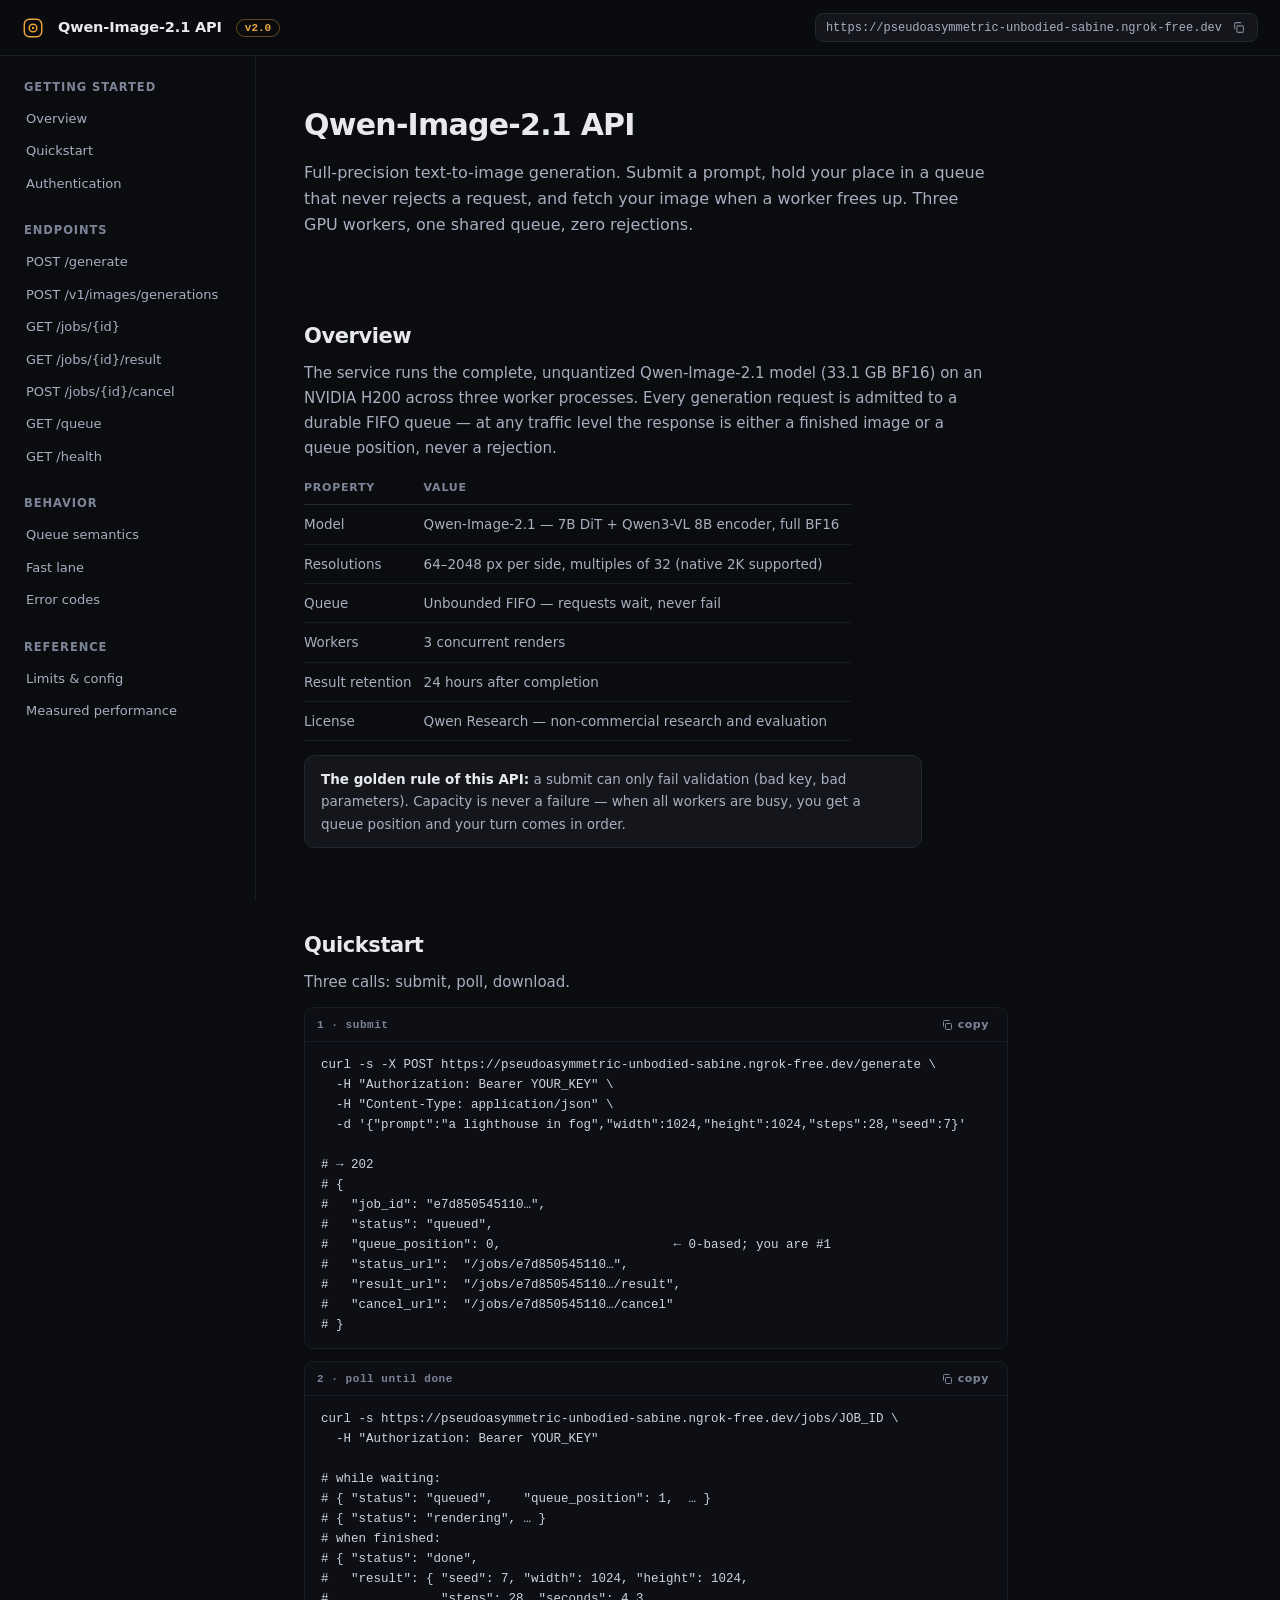
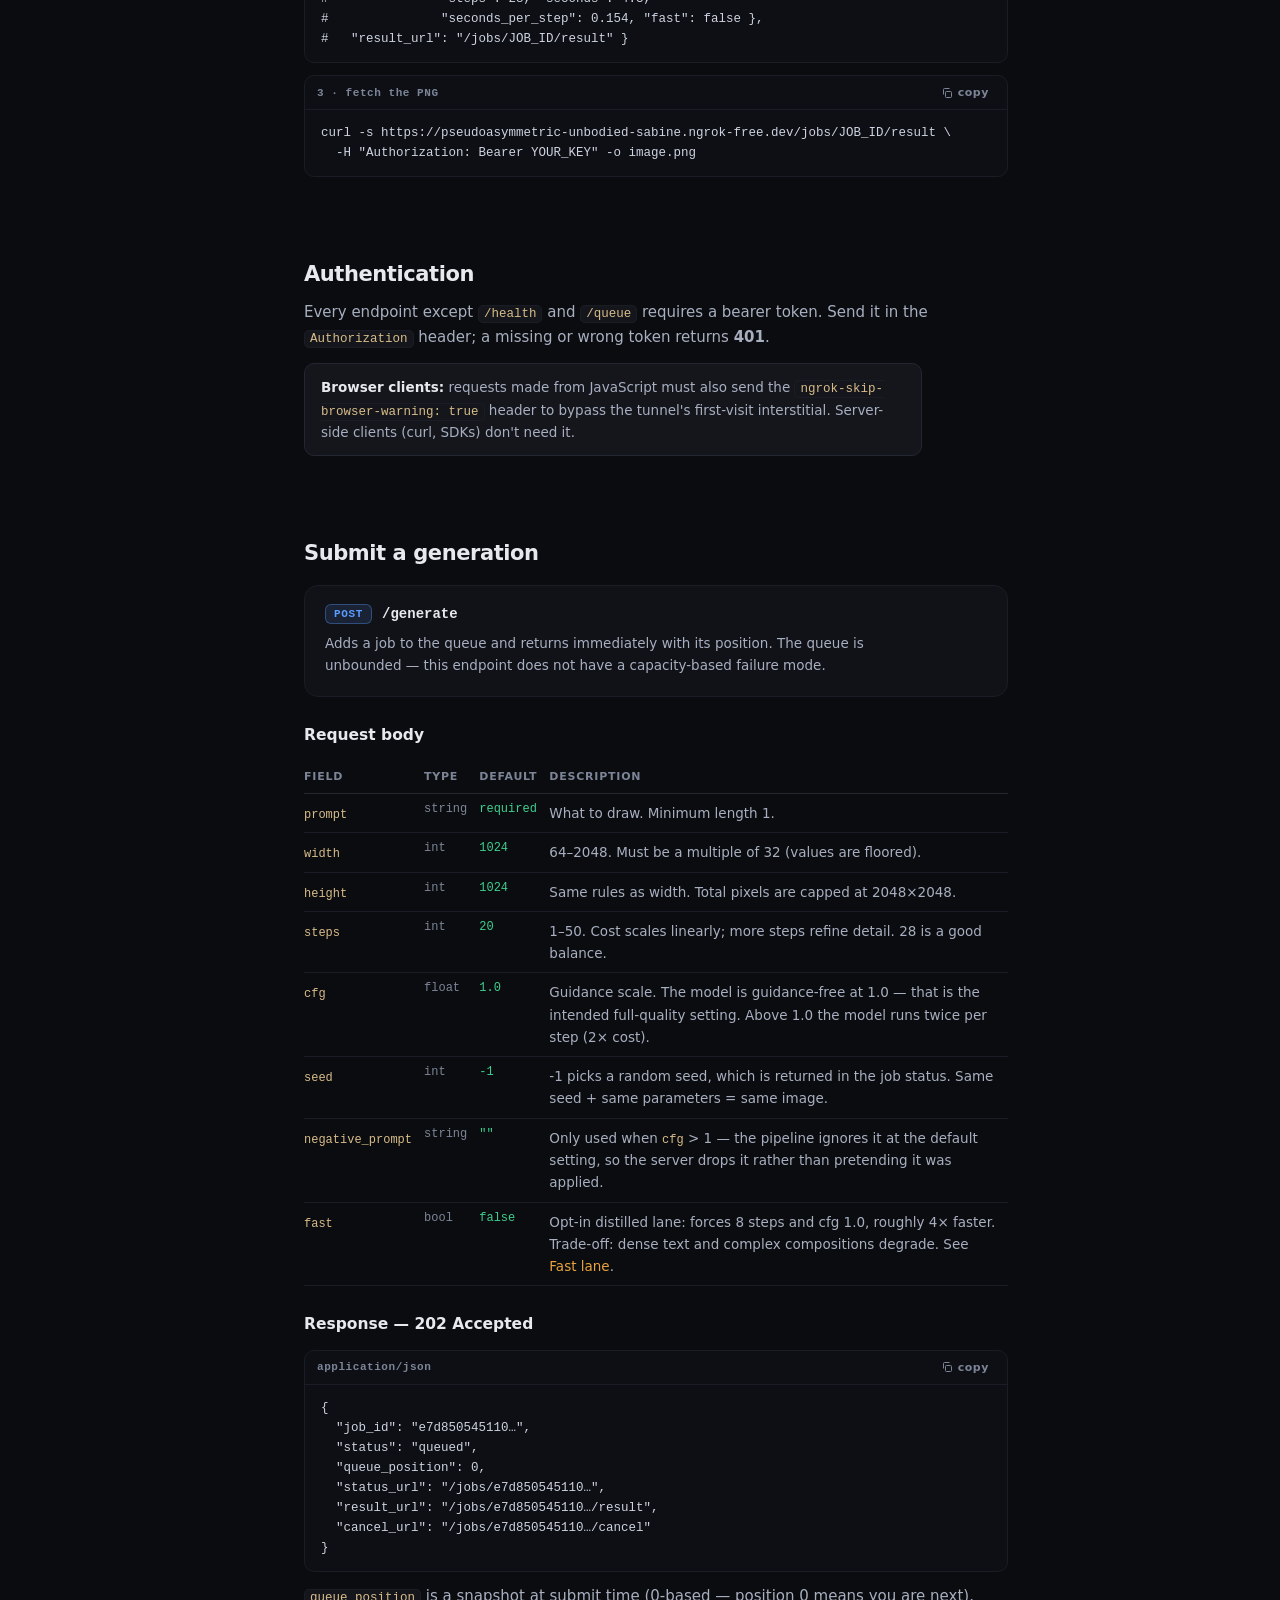
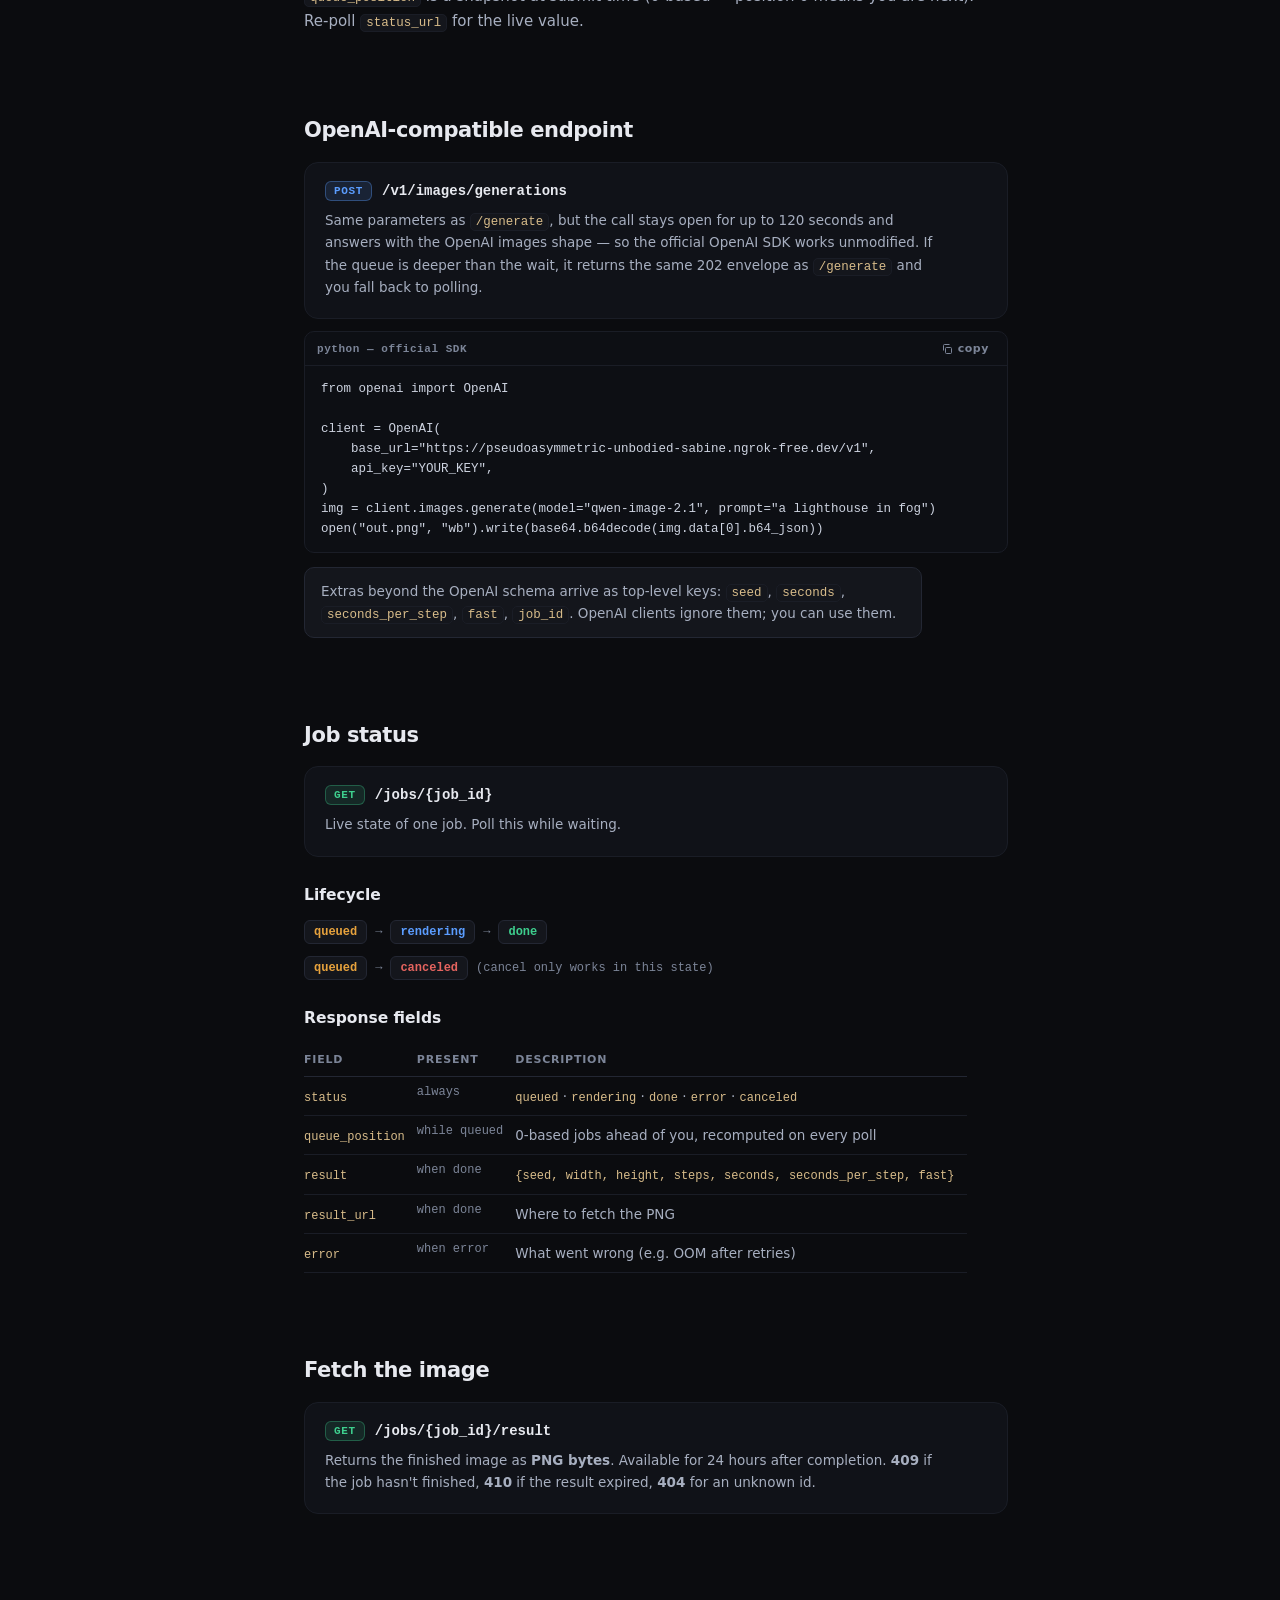
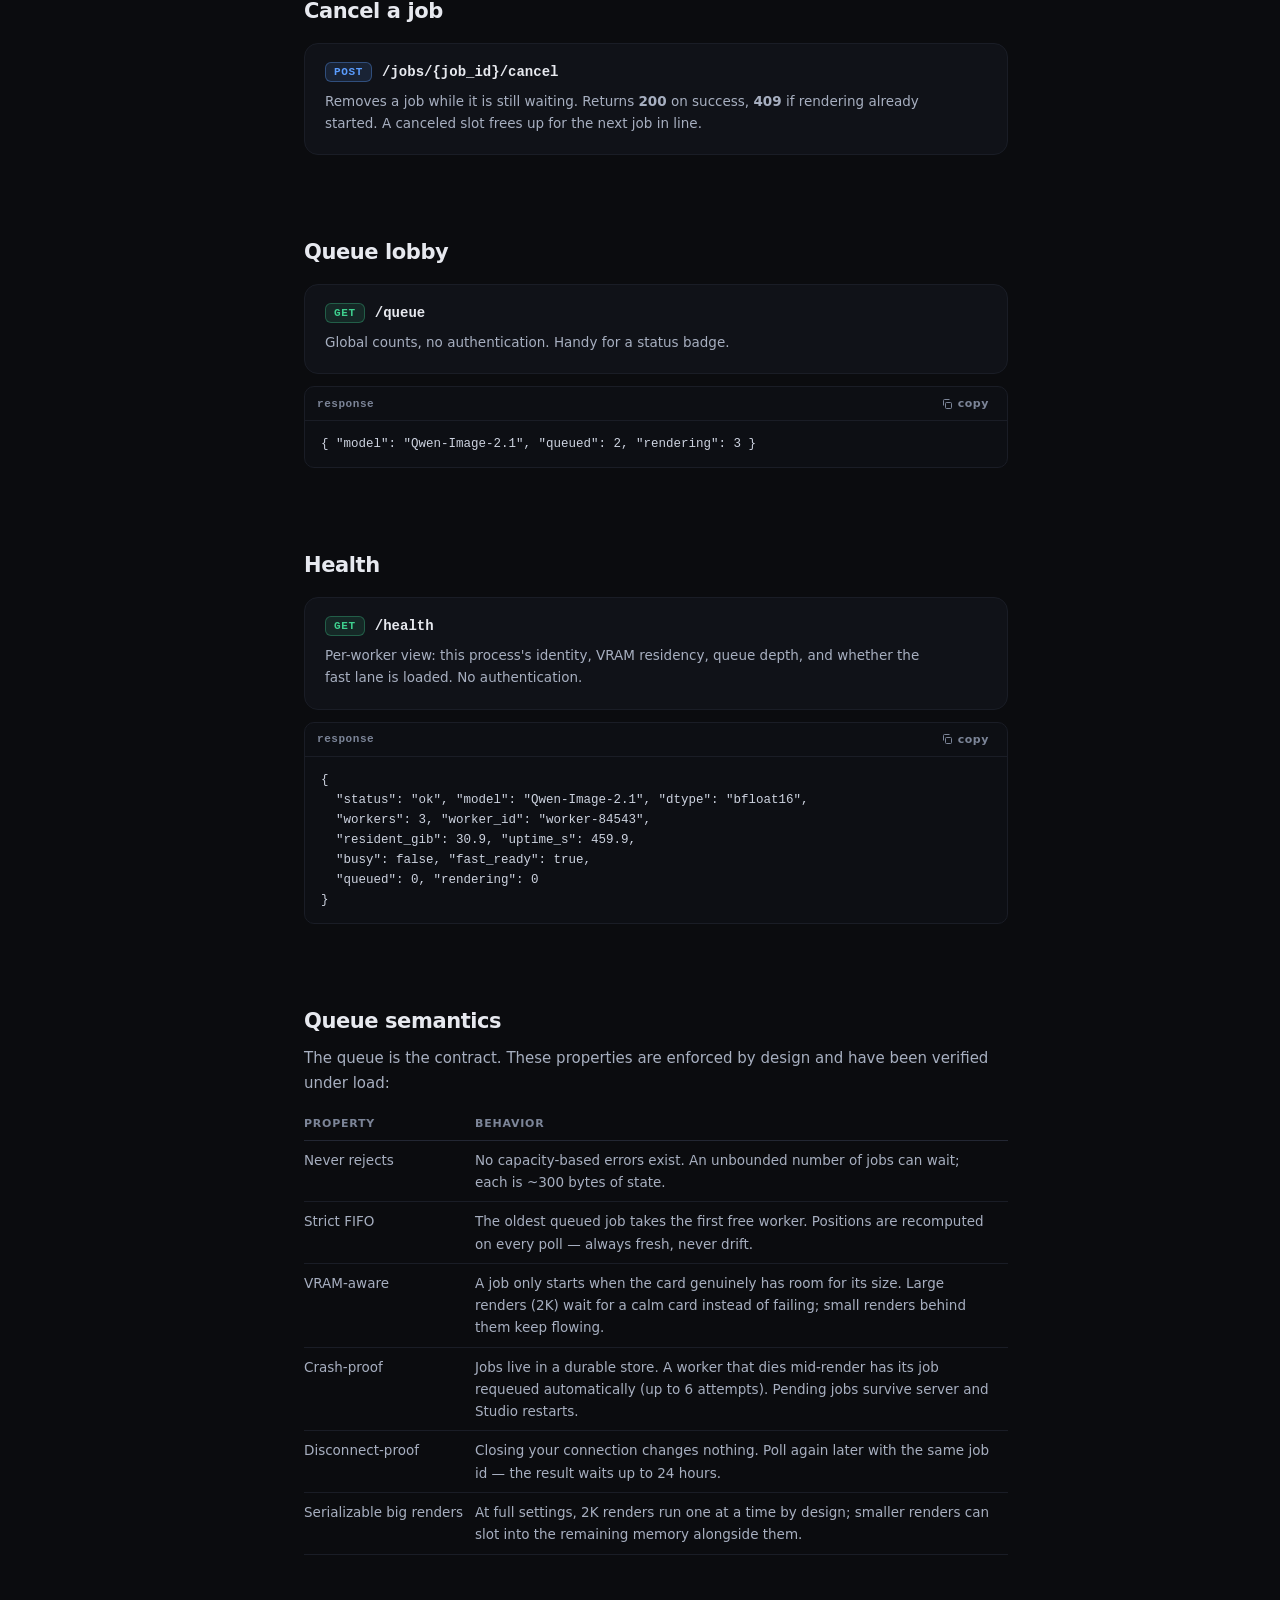
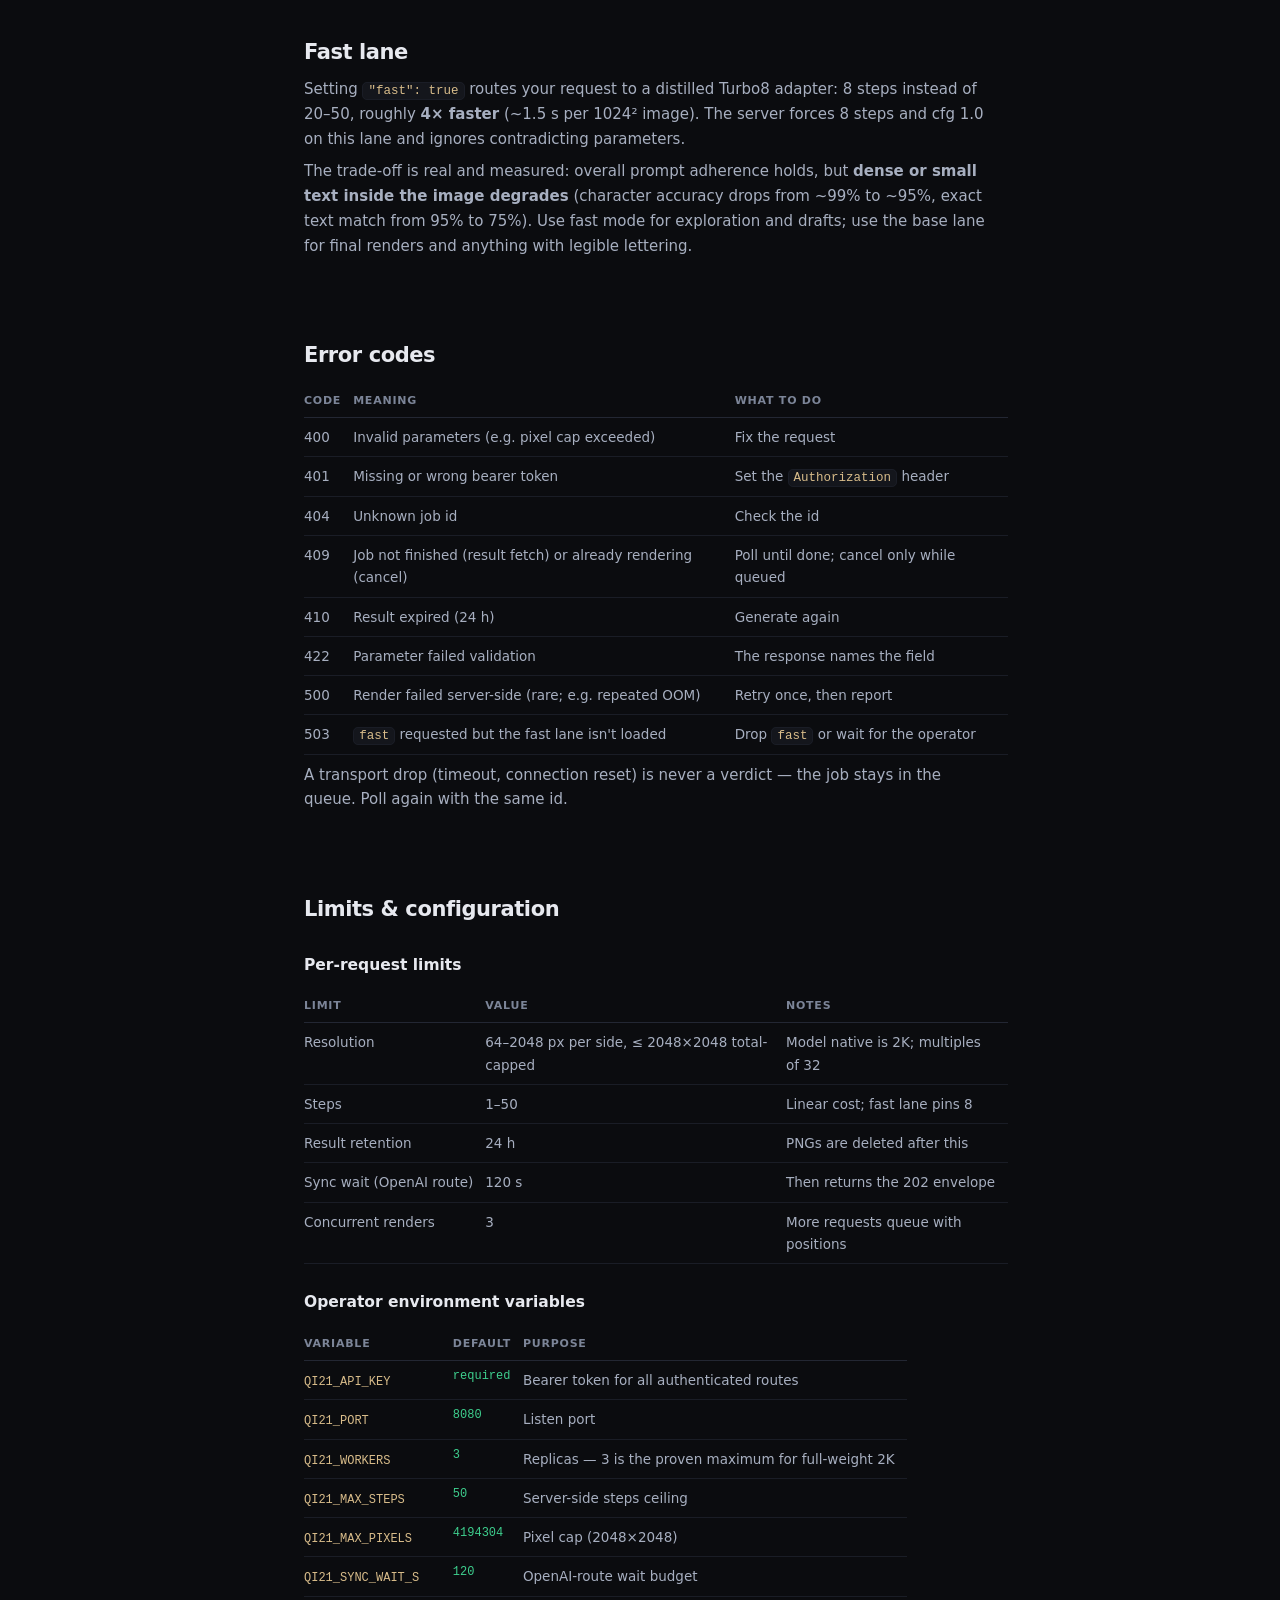
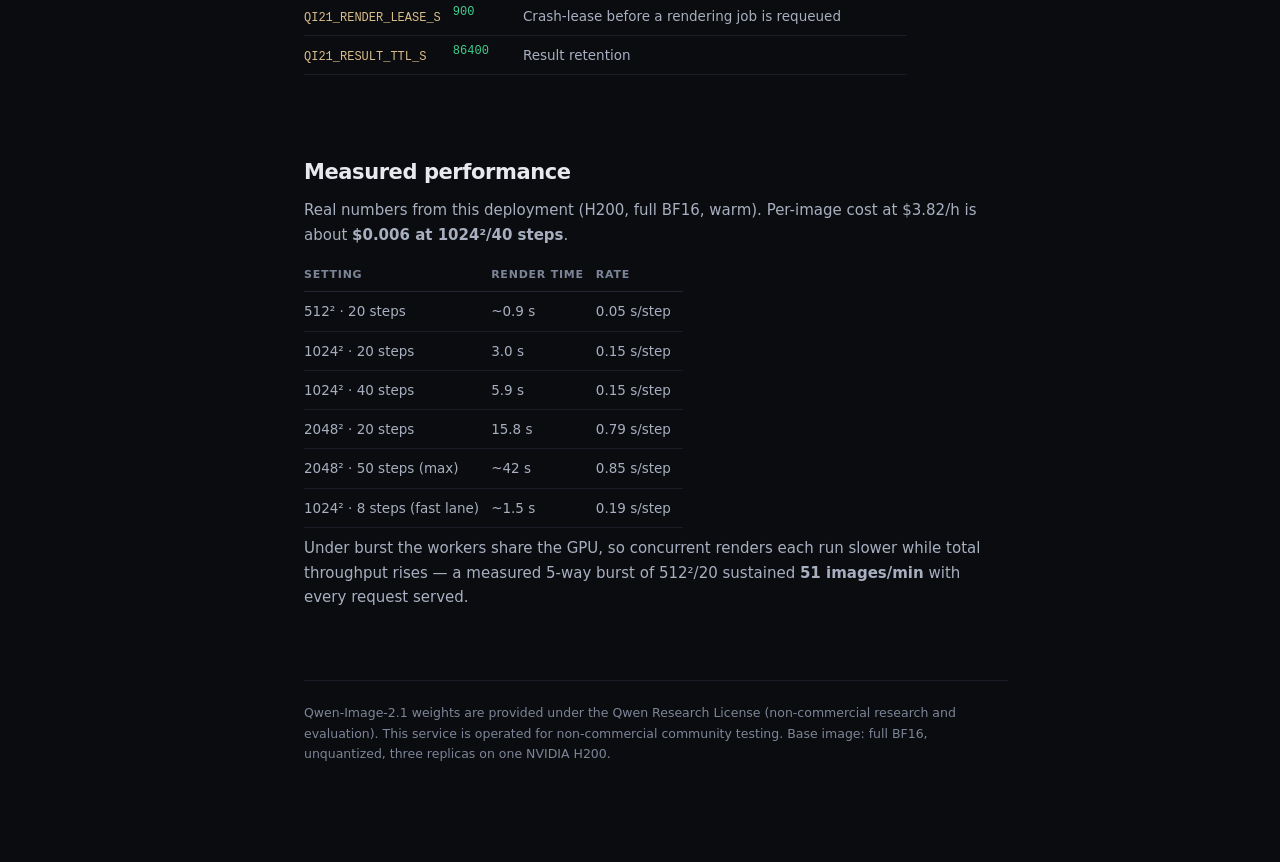
<file: qwenimage21-lightning/index.html>
<!doctype html>
<html lang="en">
<head>
<meta charset="utf-8">
<meta name="viewport" content="width=device-width, initial-scale=1">
<title>Qwen-Image-2.1 API — Reference</title>
<style>
  :root {
    color-scheme: dark;
    --bg: #0b0c0f;
    --bg-raised: #101218;
    --surface: #14161c;
    --border: #232733;
    --border-soft: #1a1d26;
    --text: #e7e9ef;
    --text-2: #a7afc0;
    --muted: #7c8598;
    --brand: #e8a33d;
    --brand-ink: #171003;
    --get: #3ecf8e;
    --post: #5b9dff;
    --danger: #e5645f;
    --code-bg: #0d0f14;
    --radius: 10px;
    --mono: ui-monospace, "SF Mono", "Cascadia Code", Menlo, Consolas, monospace;
    --sans: ui-sans-serif, system-ui, "Segoe UI", Roboto, "Helvetica Neue", sans-serif;
  }
  * { box-sizing: border-box; }
  html { scroll-behavior: smooth; }
  body {
    margin: 0;
    background: var(--bg);
    color: var(--text);
    font: 15px/1.65 var(--sans);
    -webkit-font-smoothing: antialiased;
  }
  ::selection { background: rgba(232,163,61,.28); }
  a { color: var(--brand); text-decoration: none; }
  a:hover { text-decoration: underline; text-underline-offset: 3px; }
  :focus-visible { outline: 2px solid var(--brand); outline-offset: 2px; border-radius: 4px; }
  ::-webkit-scrollbar { width: 10px; height: 10px; }
  ::-webkit-scrollbar-thumb { background: #2a2e3a; border-radius: 5px; border: 2px solid var(--bg); }
  ::-webkit-scrollbar-track { background: transparent; }

  /* ---------- top bar ---------- */
  .top {
    position: sticky; top: 0; z-index: 50;
    display: flex; align-items: center; gap: 14px;
    padding: 0 22px; height: 56px;
    background: rgba(11,12,15,.86);
    backdrop-filter: blur(10px);
    border-bottom: 1px solid var(--border-soft);
  }
  .mark { width: 22px; height: 22px; flex: 0 0 auto; }
  .top .name { font-weight: 700; font-size: 14.5px; letter-spacing: -.01em; }
  @media (max-width: 700px) {
    .baseurl { display: none; }
    .top .name { font-size: 13.5px; white-space: nowrap; }
  }
  .top .ver {
    font: 600 11px var(--mono); color: var(--brand);
    border: 1px solid color-mix(in srgb, var(--brand) 40%, transparent);
    border-radius: 999px; padding: 2px 8px;
  }
  .top .spacer { flex: 1; }
  .baseurl {
    display: flex; align-items: center; gap: 8px;
    font: 12px var(--mono); color: var(--text-2);
    background: var(--surface); border: 1px solid var(--border);
    border-radius: 8px; padding: 5px 10px;
    max-width: 44vw; overflow: hidden;
  }
  .baseurl span { overflow: hidden; text-overflow: ellipsis; white-space: nowrap; }
  .baseurl button {
    all: unset; cursor: pointer; color: var(--muted);
    display: inline-flex; padding: 2px;
  }
  .baseurl button:hover { color: var(--brand); }
  .baseurl button svg { width: 13px; height: 13px; }

  /* ---------- layout ---------- */
  .shell { display: grid; grid-template-columns: 256px minmax(0,1fr); }
  .shell > * { min-width: 0; }   /* grid items must be allowed to shrink below min-content */
  main > * { min-width: 0; }
  @media (max-width: 960px) { .shell { grid-template-columns: 1fr; } }

  nav.side {
    position: sticky; top: 56px;
    height: calc(100vh - 56px);
    overflow-y: auto;
    border-right: 1px solid var(--border-soft);
    padding: 22px 14px 40px;
  }
  @media (max-width: 960px) {
    nav.side {
      position: static; height: auto;
      border-right: 0; border-bottom: 1px solid var(--border-soft);
    }
  }
  nav .group { margin-bottom: 22px; }
  .hamburger {
    display: none;
    appearance: none; -webkit-appearance: none;
    background: transparent; border: 0;
    cursor: pointer; color: var(--text);
    align-items: center; justify-content: center;
    width: 34px; height: 34px; border-radius: 8px;
  }
  .hamburger svg { width: 20px; height: 20px; }
  .hamburger:hover { color: var(--brand); background: var(--surface); }
  .hamburger[aria-expanded="true"] { color: var(--brand); background: var(--surface); }
  .backdrop {
    position: fixed; inset: 0; z-index: 80;
    background: rgba(5,6,9,.55);
    opacity: 0; pointer-events: none;
    transition: opacity .2s ease-out;
  }
  .backdrop.show { opacity: 1; pointer-events: auto; }
  @media (max-width: 960px) {
    .hamburger { display: inline-flex; }
    nav.side {
      position: fixed; top: 0; bottom: 0; left: 0;
      width: min(82vw, 320px); height: 100dvh;
      z-index: 90;
      background: var(--bg-raised);
      border-right: 1px solid var(--border);
      transform: translateX(-103%);
      transition: transform .22s ease-out;
      padding-top: 18px;
    }
    nav.side.open { transform: none; box-shadow: 12px 0 40px rgba(0,0,0,.45); }
  }
  nav .group h4 {
    margin: 0 0 6px; padding: 0 10px;
    font-size: 11.5px; font-weight: 700; letter-spacing: .08em;
    text-transform: uppercase; color: var(--muted);
  }
  nav a {
    display: block; padding: 5px 10px; margin: 1px 0;
    border-radius: 7px; color: var(--text-2); font-size: 13px;
    border-left: 2px solid transparent;
  }
  nav a:hover { color: var(--text); background: var(--surface); text-decoration: none; }
  nav a.active { color: var(--brand); background: color-mix(in srgb, var(--brand) 8%, transparent); border-left-color: var(--brand); }

  main { padding: 44px 48px 90px; max-width: 800px; }
  @media (max-width: 960px) { main { padding: 32px 22px 70px; } }

  /* ---------- typography ---------- */
  h1 { font-size: 30px; font-weight: 750; letter-spacing: -.025em; margin: 0 0 10px; }
  .lede { color: var(--text-2); font-size: 16px; margin: 0 0 8px; max-width: 68ch; }
  h2 {
    font-size: 21px; font-weight: 700; letter-spacing: -.02em;
    margin: 54px 0 6px; padding-top: 26px;
    border-top: 1px solid var(--border-soft);
  }
  h2:first-of-type { border-top: 0; }
  h3 { font-size: 15.5px; font-weight: 650; margin: 26px 0 4px; }
  p { color: var(--text-2); max-width: 72ch; margin: 8px 0; }
  p strong, li strong { color: var(--text); font-weight: 600; }
  code.inl {
    font: 12.5px var(--mono);
    background: var(--surface); border: 1px solid var(--border-soft);
    border-radius: 5px; padding: 1px 5px; color: #d8bc8a;
  }
  section { scroll-margin-top: 76px; }

  /* ---------- endpoint blocks ---------- */
  .ep {
    background: var(--bg-raised);
    border: 1px solid var(--border-soft);
    border-radius: 14px;
    padding: 18px 20px 20px;
    margin: 14px 0 8px;
  }
  .ep-head { display: flex; align-items: center; gap: 10px; flex-wrap: wrap; }
  .method {
    font: 700 11px var(--mono); letter-spacing: .06em;
    border-radius: 6px; padding: 3px 8px;
  }
  .method.post { color: var(--post); background: rgba(91,157,255,.13); border: 1px solid rgba(91,157,255,.35); }
  .method.get  { color: var(--get);  background: rgba(62,207,142,.12); border: 1px solid rgba(62,207,142,.32); }
  .ep-path { font: 600 14px var(--mono); color: var(--text); }
  .ep-desc { color: var(--text-2); font-size: 13.5px; margin: 8px 0 0; }

  /* ---------- tables ---------- */
  table {
    width: 100%; border-collapse: collapse; margin: 12px 0 6px; font-size: 13.5px;
    display: block; overflow-x: auto;   /* narrow screens scroll the table, not the page */
  }
  th {
    text-align: left; font-size: 11px; font-weight: 700;
    letter-spacing: .07em; text-transform: uppercase; color: var(--muted);
    padding: 7px 12px 7px 0; border-bottom: 1px solid var(--border);
  }
  td { padding: 8px 12px 8px 0; border-bottom: 1px solid var(--border-soft); vertical-align: top; color: var(--text-2); }
  td:first-child { white-space: nowrap; }
  td code, .req { font: 12px var(--mono); color: #d8bc8a; }
  .type { color: var(--muted); font: 12px var(--mono); }
  .default { color: var(--get); font: 12px var(--mono); }
  .num { font-variant-numeric: tabular-nums; }

  /* ---------- code blocks ---------- */
  .code {
    position: relative;
    background: var(--code-bg);
    border: 1px solid var(--border-soft);
    border-radius: var(--radius);
    margin: 12px 0;
    overflow: hidden;
  }
  .code .lang {
    display: flex; align-items: center; justify-content: space-between;
    padding: 7px 12px;
    border-bottom: 1px solid var(--border-soft);
    font: 600 11px var(--mono); letter-spacing: .05em; color: var(--muted);
  }
  .code pre {
    margin: 0; padding: 13px 16px;
    overflow-x: auto;
    font: 12.5px/1.6 var(--mono);
    color: #cdd3e0;
  }
  .copy {
    all: unset; cursor: pointer; display: inline-flex; align-items: center; gap: 5px;
    color: var(--muted); font: 600 11px var(--sans); padding: 3px 6px; border-radius: 5px;
  }
  .copy:hover { color: var(--brand); background: var(--surface); }
  .copy svg { width: 12px; height: 12px; }
  .copy.ok { color: var(--get); }

  /* ---------- callouts ---------- */
  .note {
    background: var(--surface);
    border: 1px solid var(--border);
    border-radius: var(--radius);
    padding: 12px 16px; margin: 14px 0;
    font-size: 13.5px; color: var(--text-2);
    max-width: 72ch;
  }
  .note b { color: var(--text); }
  .note.brand { border-color: color-mix(in srgb, var(--brand) 35%, var(--border)); }

  .flow {
    display: flex; align-items: center; gap: 8px; flex-wrap: wrap;
    font: 600 12px var(--mono); margin: 12px 0;
  }
  .flow .st { background: var(--surface); border: 1px solid var(--border); border-radius: 6px; padding: 4px 9px; }
  .flow .st.q { color: var(--brand); }
  .flow .st.r { color: var(--post); }
  .flow .st.d { color: var(--get); }
  .flow .st.e { color: var(--danger); }
  .flow .arr { color: var(--muted); }

  footer {
    margin-top: 70px; padding-top: 22px;
    border-top: 1px solid var(--border-soft);
    color: var(--muted); font-size: 12.5px;
  }
</style>
</head>
<body>

<header class="top">
  <button type="button" class="hamburger" aria-label="Open contents" aria-expanded="false" aria-controls="toc-groups">
    <svg viewBox="0 0 24 24" fill="none" stroke="currentColor" stroke-width="2"><path d="M4 6h16M4 12h16M4 18h16"/></svg>
  </button>
  <svg class="mark" viewBox="0 0 24 24" fill="none" aria-hidden="true">
    <rect x="2.5" y="2.5" width="19" height="19" rx="5.5" stroke="#e8a33d" stroke-width="1.6"/>
    <circle cx="12" cy="12" r="4.2" stroke="#e8a33d" stroke-width="1.6"/>
    <circle cx="12" cy="12" r="1.3" fill="#e8a33d"/>
  </svg>
  <span class="name">Qwen-Image-2.1 API</span>
  <span class="ver">v2.0</span>
  <span class="spacer"></span>
  <span class="baseurl" id="base">
    <span>https://pseudoasymmetric-unbodied-sabine.ngrok-free.dev</span>
    <button type="button" data-copy="https://pseudoasymmetric-unbodied-sabine.ngrok-free.dev" aria-label="Copy base URL">
      <svg viewBox="0 0 24 24" fill="none" stroke="currentColor" stroke-width="2"><rect x="9" y="9" width="12" height="12" rx="2"/><path d="M5 15V5a2 2 0 0 1 2-2h10"/></svg>
    </button>
  </span>
</header>
<div class="backdrop" aria-hidden="true"></div>

<div class="shell">
<nav class="side" id="toc-groups" aria-label="Sections">
  <div class="groups">
  <div class="group">
    <h4>Getting started</h4>
    <a href="#overview">Overview</a>
    <a href="#quickstart">Quickstart</a>
    <a href="#auth">Authentication</a>
  </div>
  <div class="group">
    <h4>Endpoints</h4>
    <a href="#post-generate">POST /generate</a>
    <a href="#post-openai">POST /v1/images/generations</a>
    <a href="#get-job">GET /jobs/&#123;id&#125;</a>
    <a href="#get-result">GET /jobs/&#123;id&#125;/result</a>
    <a href="#post-cancel">POST /jobs/&#123;id&#125;/cancel</a>
    <a href="#get-queue">GET /queue</a>
    <a href="#get-health">GET /health</a>
  </div>
  <div class="group">
    <h4>Behavior</h4>
    <a href="#queue-behavior">Queue semantics</a>
    <a href="#fast-lane">Fast lane</a>
    <a href="#errors">Error codes</a>
  </div>
  <div class="group">
    <h4>Reference</h4>
    <a href="#limits">Limits &amp; config</a>
    <a href="#performance">Measured performance</a>
  </div>
  </div>
</nav>

<main>

<h1>Qwen-Image-2.1 API</h1>
<p class="lede">Full-precision text-to-image generation. Submit a prompt, hold your place in a
queue that never rejects a request, and fetch your image when a worker frees up.
Three GPU workers, one shared queue, zero rejections.</p>

<!-- ============================================================ overview -->
<section id="overview">
<h2>Overview</h2>
<p>The service runs the complete, unquantized Qwen-Image-2.1 model (33.1 GB BF16)
on an NVIDIA H200 across three worker processes. Every generation request is
admitted to a durable FIFO queue — at any traffic level the response is either a
finished image or a queue position, never a rejection.</p>
<table>
<tr><th>Property</th><th>Value</th></tr>
<tr><td>Model</td><td>Qwen-Image-2.1 — 7B DiT + Qwen3-VL 8B encoder, full BF16</td></tr>
<tr><td>Resolutions</td><td>64–2048 px per side, multiples of 32 (native 2K supported)</td></tr>
<tr><td>Queue</td><td class="num">Unbounded FIFO — requests wait, never fail</td></tr>
<tr><td>Workers</td><td class="num">3 concurrent renders</td></tr>
<tr><td>Result retention</td><td class="num">24 hours after completion</td></tr>
<tr><td>License</td><td>Qwen Research — non-commercial research and evaluation</td></tr>
</table>
<div class="note"><b>The golden rule of this API:</b> a submit can only fail validation
(bad key, bad parameters). Capacity is never a failure — when all workers are busy,
you get a queue position and your turn comes in order.</div>
</section>

<!-- ============================================================ quickstart -->
<section id="quickstart">
<h2>Quickstart</h2>
<p>Three calls: submit, poll, download.</p>

<div class="code"><div class="lang"><span>1 · submit</span>
<button type="button" class="copy" data-copy="curl -s -X POST https://pseudoasymmetric-unbodied-sabine.ngrok-free.dev/generate -H 'Authorization: Bearer YOUR_KEY' -H 'Content-Type: application/json' -d '{&quot;prompt&quot;:&quot;a lighthouse in fog&quot;,&quot;width&quot;:1024,&quot;height&quot;:1024,&quot;steps&quot;:28,&quot;seed&quot;:7}'">
<svg viewBox="0 0 24 24" fill="none" stroke="currentColor" stroke-width="2"><rect x="9" y="9" width="12" height="12" rx="2"/><path d="M5 15V5a2 2 0 0 1 2-2h10"/></svg>copy</button></div>
<pre>curl -s -X POST https://pseudoasymmetric-unbodied-sabine.ngrok-free.dev/generate \
  -H "Authorization: Bearer YOUR_KEY" \
  -H "Content-Type: application/json" \
  -d '{"prompt":"a lighthouse in fog","width":1024,"height":1024,"steps":28,"seed":7}'

# → 202
# {
#   "job_id": "e7d850545110…",
#   "status": "queued",
#   "queue_position": 0,                       ← 0-based; you are #1
#   "status_url":  "/jobs/e7d850545110…",
#   "result_url":  "/jobs/e7d850545110…/result",
#   "cancel_url":  "/jobs/e7d850545110…/cancel"
# }</pre></div>

<div class="code"><div class="lang"><span>2 · poll until done</span>
<button type="button" class="copy" data-copy="curl -s https://pseudoasymmetric-unbodied-sabine.ngrok-free.dev/jobs/JOB_ID -H 'Authorization: Bearer YOUR_KEY'">
<svg viewBox="0 0 24 24" fill="none" stroke="currentColor" stroke-width="2"><rect x="9" y="9" width="12" height="12" rx="2"/><path d="M5 15V5a2 2 0 0 1 2-2h10"/></svg>copy</button></div>
<pre>curl -s https://pseudoasymmetric-unbodied-sabine.ngrok-free.dev/jobs/JOB_ID \
  -H "Authorization: Bearer YOUR_KEY"

# while waiting:
# { "status": "queued",    "queue_position": 1,  … }
# { "status": "rendering", … }
# when finished:
# { "status": "done",
#   "result": { "seed": 7, "width": 1024, "height": 1024,
#               "steps": 28, "seconds": 4.3,
#               "seconds_per_step": 0.154, "fast": false },
#   "result_url": "/jobs/JOB_ID/result" }</pre></div>

<div class="code"><div class="lang"><span>3 · fetch the PNG</span>
<button type="button" class="copy" data-copy="curl -s https://pseudoasymmetric-unbodied-sabine.ngrok-free.dev/jobs/JOB_ID/result -H 'Authorization: Bearer YOUR_KEY' -o image.png">
<svg viewBox="0 0 24 24" fill="none" stroke="currentColor" stroke-width="2"><rect x="9" y="9" width="12" height="12" rx="2"/><path d="M5 15V5a2 2 0 0 1 2-2h10"/></svg>copy</button></div>
<pre>curl -s https://pseudoasymmetric-unbodied-sabine.ngrok-free.dev/jobs/JOB_ID/result \
  -H "Authorization: Bearer YOUR_KEY" -o image.png</pre></div>
</section>

<!-- ============================================================ auth -->
<section id="auth">
<h2>Authentication</h2>
<p>Every endpoint except <code class="inl">/health</code> and <code class="inl">/queue</code>
requires a bearer token. Send it in the <code class="inl">Authorization</code> header;
a missing or wrong token returns <b>401</b>.</p>
<div class="note"><b>Browser clients:</b> requests made from JavaScript must also send
the <code class="inl">ngrok-skip-browser-warning: true</code> header to bypass the
tunnel's first-visit interstitial. Server-side clients (curl, SDKs) don't need it.</div>
</section>

<!-- ============================================================ POST /generate -->
<section id="post-generate">
<h2>Submit a generation</h2>
<div class="ep">
  <div class="ep-head"><span class="method post">POST</span><span class="ep-path">/generate</span></div>
  <p class="ep-desc">Adds a job to the queue and returns immediately with its position.
  The queue is unbounded — this endpoint does not have a capacity-based failure mode.</p>
</div>

<h3>Request body</h3>
<table>
<tr><th>Field</th><th>Type</th><th>Default</th><th>Description</th></tr>
<tr><td><code>prompt</code></td><td class="type">string</td><td class="default">required</td>
  <td>What to draw. Minimum length 1.</td></tr>
<tr><td><code>width</code></td><td class="type">int</td><td class="default">1024</td>
  <td>64–2048. Must be a multiple of 32 (values are floored).</td></tr>
<tr><td><code>height</code></td><td class="type">int</td><td class="default">1024</td>
  <td>Same rules as width. Total pixels are capped at 2048×2048.</td></tr>
<tr><td><code>steps</code></td><td class="type">int</td><td class="default">20</td>
  <td>1–50. Cost scales linearly; more steps refine detail. 28 is a good balance.</td></tr>
<tr><td><code>cfg</code></td><td class="type">float</td><td class="default">1.0</td>
  <td>Guidance scale. The model is guidance-free at 1.0 — that is the intended
  full-quality setting. Above 1.0 the model runs twice per step (2× cost).</td></tr>
<tr><td><code>seed</code></td><td class="type">int</td><td class="default">-1</td>
  <td>-1 picks a random seed, which is returned in the job status. Same seed +
  same parameters = same image.</td></tr>
<tr><td><code>negative_prompt</code></td><td class="type">string</td><td class="default">""</td>
  <td>Only used when <code>cfg</code> &gt; 1 — the pipeline ignores it at the default
  setting, so the server drops it rather than pretending it was applied.</td></tr>
<tr><td><code>fast</code></td><td class="type">bool</td><td class="default">false</td>
  <td>Opt-in distilled lane: forces 8 steps and cfg 1.0, roughly 4× faster.
  Trade-off: dense text and complex compositions degrade. See
  <a href="#fast-lane">Fast lane</a>.</td></tr>
</table>

<h3>Response — 202 Accepted</h3>
<div class="code"><div class="lang"><span>application/json</span>
<button type="button" class="copy" data-copy='{"job_id":"e7d850545110","status":"queued","queue_position":0,"status_url":"/jobs/e7d850545110","result_url":"/jobs/e7d850545110/result","cancel_url":"/jobs/e7d850545110/cancel"}'>
<svg viewBox="0 0 24 24" fill="none" stroke="currentColor" stroke-width="2"><rect x="9" y="9" width="12" height="12" rx="2"/><path d="M5 15V5a2 2 0 0 1 2-2h10"/></svg>copy</button></div>
<pre>{
  "job_id": "e7d850545110…",
  "status": "queued",
  "queue_position": 0,
  "status_url": "/jobs/e7d850545110…",
  "result_url": "/jobs/e7d850545110…/result",
  "cancel_url": "/jobs/e7d850545110…/cancel"
}</pre></div>
<p><code class="inl">queue_position</code> is a snapshot at submit time (0-based —
position 0 means you are next). Re-poll <code class="inl">status_url</code> for the
live value.</p>
</section>

<!-- ============================================================ OpenAI route -->
<section id="post-openai">
<h2>OpenAI-compatible endpoint</h2>
<div class="ep">
  <div class="ep-head"><span class="method post">POST</span><span class="ep-path">/v1/images/generations</span></div>
  <p class="ep-desc">Same parameters as <code class="inl">/generate</code>, but the call
  stays open for up to 120 seconds and answers with the OpenAI images shape — so the
  official OpenAI SDK works unmodified. If the queue is deeper than the wait, it
  returns the same 202 envelope as <code class="inl">/generate</code> and you fall back
  to polling.</p>
</div>
<div class="code"><div class="lang"><span>python — official SDK</span>
<button type="button" class="copy" data-copy='from openai import OpenAI

client = OpenAI(
    base_url="https://pseudoasymmetric-unbodied-sabine.ngrok-free.dev/v1",
    api_key="YOUR_KEY",
)
img = client.images.generate(model="qwen-image-2.1", prompt="a lighthouse in fog")
import base64
open("out.png", "wb").write(base64.b64decode(img.data[0].b64_json))'>
<svg viewBox="0 0 24 24" fill="none" stroke="currentColor" stroke-width="2"><rect x="9" y="9" width="12" height="12" rx="2"/><path d="M5 15V5a2 2 0 0 1 2-2h10"/></svg>copy</button></div>
<pre>from openai import OpenAI

client = OpenAI(
    base_url="https://pseudoasymmetric-unbodied-sabine.ngrok-free.dev/v1",
    api_key="YOUR_KEY",
)
img = client.images.generate(model="qwen-image-2.1", prompt="a lighthouse in fog")
open("out.png", "wb").write(base64.b64decode(img.data[0].b64_json))</pre></div>
<div class="note">Extras beyond the OpenAI schema arrive as top-level keys:
<code class="inl">seed</code>, <code class="inl">seconds</code>,
<code class="inl">seconds_per_step</code>, <code class="inl">fast</code>,
<code class="inl">job_id</code>. OpenAI clients ignore them; you can use them.</div>
</section>

<!-- ============================================================ jobs status -->
<section id="get-job">
<h2>Job status</h2>
<div class="ep">
  <div class="ep-head"><span class="method get">GET</span><span class="ep-path">/jobs/{job_id}</span></div>
  <p class="ep-desc">Live state of one job. Poll this while waiting.</p>
</div>
<h3>Lifecycle</h3>
<div class="flow">
  <span class="st q">queued</span><span class="arr">→</span>
  <span class="st r">rendering</span><span class="arr">→</span>
  <span class="st d">done</span>
</div>
<div class="flow">
  <span class="st q">queued</span><span class="arr">→</span>
  <span class="st e">canceled</span>
  <span style="color:var(--muted);font-weight:400">(cancel only works in this state)</span>
</div>
<h3>Response fields</h3>
<table>
<tr><th>Field</th><th>Present</th><th>Description</th></tr>
<tr><td><code>status</code></td><td class="type">always</td><td><code>queued</code> · <code>rendering</code> · <code>done</code> · <code>error</code> · <code>canceled</code></td></tr>
<tr><td><code>queue_position</code></td><td class="type">while queued</td><td class="num">0-based jobs ahead of you, recomputed on every poll</td></tr>
<tr><td><code>result</code></td><td class="type">when done</td><td><code>{seed, width, height, steps, seconds, seconds_per_step, fast}</code></td></tr>
<tr><td><code>result_url</code></td><td class="type">when done</td><td>Where to fetch the PNG</td></tr>
<tr><td><code>error</code></td><td class="type">when error</td><td>What went wrong (e.g. OOM after retries)</td></tr>
</table>
</section>

<!-- ============================================================ result -->
<section id="get-result">
<h2>Fetch the image</h2>
<div class="ep">
  <div class="ep-head"><span class="method get">GET</span><span class="ep-path">/jobs/{job_id}/result</span></div>
  <p class="ep-desc">Returns the finished image as <b>PNG bytes</b>. Available for 24
  hours after completion. <b>409</b> if the job hasn't finished, <b>410</b> if the
  result expired, <b>404</b> for an unknown id.</p>
</div>
</section>

<!-- ============================================================ cancel -->
<section id="post-cancel">
<h2>Cancel a job</h2>
<div class="ep">
  <div class="ep-head"><span class="method post">POST</span><span class="ep-path">/jobs/{job_id}/cancel</span></div>
  <p class="ep-desc">Removes a job while it is still waiting. Returns <b>200</b> on
  success, <b>409</b> if rendering already started. A canceled slot frees up for the
  next job in line.</p>
</div>
</section>

<!-- ============================================================ queue + health -->
<section id="get-queue">
<h2>Queue lobby</h2>
<div class="ep">
  <div class="ep-head"><span class="method get">GET</span><span class="ep-path">/queue</span></div>
  <p class="ep-desc">Global counts, no authentication. Handy for a status badge.</p>
</div>
<div class="code"><div class="lang"><span>response</span>
<button type="button" class="copy" data-copy='{"model":"Qwen-Image-2.1","queued":2,"rendering":3}'>
<svg viewBox="0 0 24 24" fill="none" stroke="currentColor" stroke-width="2"><rect x="9" y="9" width="12" height="12" rx="2"/><path d="M5 15V5a2 2 0 0 1 2-2h10"/></svg>copy</button></div>
<pre>{ "model": "Qwen-Image-2.1", "queued": 2, "rendering": 3 }</pre></div>
</section>

<section id="get-health">
<h2>Health</h2>
<div class="ep">
  <div class="ep-head"><span class="method get">GET</span><span class="ep-path">/health</span></div>
  <p class="ep-desc">Per-worker view: this process's identity, VRAM residency, queue
  depth, and whether the fast lane is loaded. No authentication.</p>
</div>
<div class="code"><div class="lang"><span>response</span>
<button type="button" class="copy" data-copy='{"status":"ok","model":"Qwen-Image-2.1","dtype":"bfloat16","workers":3,"worker_id":"worker-84543","resident_gib":30.9,"uptime_s":459.9,"busy":false,"fast_ready":true,"queued":0,"rendering":0}'>
<svg viewBox="0 0 24 24" fill="none" stroke="currentColor" stroke-width="2"><rect x="9" y="9" width="12" height="12" rx="2"/><path d="M5 15V5a2 2 0 0 1 2-2h10"/></svg>copy</button></div>
<pre>{
  "status": "ok", "model": "Qwen-Image-2.1", "dtype": "bfloat16",
  "workers": 3, "worker_id": "worker-84543",
  "resident_gib": 30.9, "uptime_s": 459.9,
  "busy": false, "fast_ready": true,
  "queued": 0, "rendering": 0
}</pre></div>
</section>

<!-- ============================================================ queue behavior -->
<section id="queue-behavior">
<h2>Queue semantics</h2>
<p>The queue is the contract. These properties are enforced by design and have been
verified under load:</p>
<table>
<tr><th>Property</th><th>Behavior</th></tr>
<tr><td>Never rejects</td><td>No capacity-based errors exist. An unbounded number of jobs can wait; each is ~300 bytes of state.</td></tr>
<tr><td>Strict FIFO</td><td>The oldest queued job takes the first free worker. Positions are recomputed on every poll — always fresh, never drift.</td></tr>
<tr><td>VRAM-aware</td><td>A job only starts when the card genuinely has room for its size. Large renders (2K) wait for a calm card instead of failing; small renders behind them keep flowing.</td></tr>
<tr><td>Crash-proof</td><td>Jobs live in a durable store. A worker that dies mid-render has its job requeued automatically (up to 6 attempts). Pending jobs survive server and Studio restarts.</td></tr>
<tr><td>Disconnect-proof</td><td>Closing your connection changes nothing. Poll again later with the same job id — the result waits up to 24 hours.</td></tr>
<tr><td>Serializable big renders</td><td>At full settings, 2K renders run one at a time by design; smaller renders can slot into the remaining memory alongside them.</td></tr>
</table>
</section>

<!-- ============================================================ fast lane -->
<section id="fast-lane">
<h2>Fast lane</h2>
<p>Setting <code class="inl">"fast": true</code> routes your request to a distilled
Turbo8 adapter: 8 steps instead of 20–50, roughly <b>4× faster</b> (~1.5 s per
1024² image). The server forces 8 steps and cfg 1.0 on this lane and ignores
contradicting parameters.</p>
<p>The trade-off is real and measured: overall prompt adherence holds, but
<b>dense or small text inside the image degrades</b> (character accuracy drops from
~99% to ~95%, exact text match from 95% to 75%). Use fast mode for exploration and
drafts; use the base lane for final renders and anything with legible lettering.</p>
</section>

<!-- ============================================================ errors -->
<section id="errors">
<h2>Error codes</h2>
<table>
<tr><th>Code</th><th>Meaning</th><th>What to do</th></tr>
<tr><td class="num">400</td><td>Invalid parameters (e.g. pixel cap exceeded)</td><td>Fix the request</td></tr>
<tr><td class="num">401</td><td>Missing or wrong bearer token</td><td>Set the <code class="inl">Authorization</code> header</td></tr>
<tr><td class="num">404</td><td>Unknown job id</td><td>Check the id</td></tr>
<tr><td class="num">409</td><td>Job not finished (result fetch) or already rendering (cancel)</td><td>Poll until done; cancel only while queued</td></tr>
<tr><td class="num">410</td><td>Result expired (24 h)</td><td>Generate again</td></tr>
<tr><td class="num">422</td><td>Parameter failed validation</td><td>The response names the field</td></tr>
<tr><td class="num">500</td><td>Render failed server-side (rare; e.g. repeated OOM)</td><td>Retry once, then report</td></tr>
<tr><td class="num">503</td><td><code class="inl">fast</code> requested but the fast lane isn't loaded</td><td>Drop <code class="inl">fast</code> or wait for the operator</td></tr>
</table>
<p>A transport drop (timeout, connection reset) is never a verdict — the job stays in
the queue. Poll again with the same id.</p>
</section>

<!-- ============================================================ limits -->
<section id="limits">
<h2>Limits &amp; configuration</h2>
<h3>Per-request limits</h3>
<table>
<tr><th>Limit</th><th>Value</th><th>Notes</th></tr>
<tr><td>Resolution</td><td class="num">64–2048 px per side, ≤ 2048×2048 total-capped</td><td>Model native is 2K; multiples of 32</td></tr>
<tr><td>Steps</td><td class="num">1–50</td><td>Linear cost; fast lane pins 8</td></tr>
<tr><td>Result retention</td><td class="num">24 h</td><td>PNGs are deleted after this</td></tr>
<tr><td>Sync wait (OpenAI route)</td><td class="num">120 s</td><td>Then returns the 202 envelope</td></tr>
<tr><td>Concurrent renders</td><td class="num">3</td><td>More requests queue with positions</td></tr>
</table>
<h3>Operator environment variables</h3>
<table>
<tr><th>Variable</th><th>Default</th><th>Purpose</th></tr>
<tr><td><code>QI21_API_KEY</code></td><td class="default">required</td><td>Bearer token for all authenticated routes</td></tr>
<tr><td><code>QI21_PORT</code></td><td class="default">8080</td><td>Listen port</td></tr>
<tr><td><code>QI21_WORKERS</code></td><td class="default">3</td><td>Replicas — 3 is the proven maximum for full-weight 2K</td></tr>
<tr><td><code>QI21_MAX_STEPS</code></td><td class="default">50</td><td>Server-side steps ceiling</td></tr>
<tr><td><code>QI21_MAX_PIXELS</code></td><td class="default">4194304</td><td>Pixel cap (2048×2048)</td></tr>
<tr><td><code>QI21_SYNC_WAIT_S</code></td><td class="default">120</td><td>OpenAI-route wait budget</td></tr>
<tr><td><code>QI21_RENDER_LEASE_S</code></td><td class="default">900</td><td>Crash-lease before a rendering job is requeued</td></tr>
<tr><td><code>QI21_RESULT_TTL_S</code></td><td class="default">86400</td><td>Result retention</td></tr>
</table>
</section>

<!-- ============================================================ performance -->
<section id="performance">
<h2>Measured performance</h2>
<p>Real numbers from this deployment (H200, full BF16, warm). Per-image cost at
$3.82/h is about <b>$0.006 at 1024²/40 steps</b>.</p>
<table>
<tr><th>Setting</th><th>Render time</th><th>Rate</th></tr>
<tr><td class="num">512² · 20 steps</td><td class="num">~0.9 s</td><td class="num">0.05 s/step</td></tr>
<tr><td class="num">1024² · 20 steps</td><td class="num">3.0 s</td><td class="num">0.15 s/step</td></tr>
<tr><td class="num">1024² · 40 steps</td><td class="num">5.9 s</td><td class="num">0.15 s/step</td></tr>
<tr><td class="num">2048² · 20 steps</td><td class="num">15.8 s</td><td class="num">0.79 s/step</td></tr>
<tr><td class="num">2048² · 50 steps (max)</td><td class="num">~42 s</td><td class="num">0.85 s/step</td></tr>
<tr><td class="num">1024² · 8 steps (fast lane)</td><td class="num">~1.5 s</td><td class="num">0.19 s/step</td></tr>
</table>
<p>Under burst the workers share the GPU, so concurrent renders each run slower
while total throughput rises — a measured 5-way burst of 512²/20 sustained
<b>51 images/min</b> with every request served.</p>
</section>

<footer>
Qwen-Image-2.1 weights are provided under the Qwen Research License
(non-commercial research and evaluation). This service is operated for
non-commercial community testing. Base image: full BF16, unquantized,
three replicas on one NVIDIA H200.
</footer>

</main>
</div>

<script>
"use strict";
// ---- copy buttons ----
document.querySelectorAll(".copy").forEach(function (btn) {
  btn.addEventListener("click", function () {
    var text = btn.getAttribute("data-copy") || "";
    var done = function () {
      var prev = btn.innerHTML;
      btn.classList.add("ok");
      btn.textContent = "copied";
      setTimeout(function () { btn.classList.remove("ok"); btn.innerHTML = prev; }, 1400);
    };
    if (navigator.clipboard && navigator.clipboard.writeText) {
      navigator.clipboard.writeText(text).then(done, done);
    } else {
      var ta = document.createElement("textarea");
      ta.value = text; document.body.appendChild(ta); ta.select();
      document.execCommand("copy"); ta.remove(); done();
    }
  });
});

// ---- mobile slide-in drawer ----
var ham = document.querySelector(".hamburger");
var side = document.querySelector("nav.side");
var backdrop = document.querySelector(".backdrop");
function setDrawer(open) {
  side.classList.toggle("open", open);
  backdrop.classList.toggle("show", open);
  ham.setAttribute("aria-expanded", open ? "true" : "false");
  document.documentElement.style.overflow = open ? "hidden" : "";
}
ham.addEventListener("click", function () { setDrawer(!side.classList.contains("open")); });
backdrop.addEventListener("click", function () { setDrawer(false); });
document.addEventListener("keydown", function (e) {
  if (e.key === "Escape" && side.classList.contains("open")) { setDrawer(false); ham.focus(); }
});
// picking a destination closes the drawer and jumps straight there
links.forEach(function (a) {
  a.addEventListener("click", function () {
    if (window.matchMedia("(max-width: 960px)").matches) setDrawer(false);
  });
});

// ---- scroll-spy for the sidebar ----
var links = Array.prototype.slice.call(document.querySelectorAll("nav.side a"));
var sections = links.map(function (a) {
  return document.getElementById(a.getAttribute("href").slice(1));
}).filter(Boolean);

function spy() {
  var fromTop = window.scrollY + 90;
  var active = sections[0];
  sections.forEach(function (s) { if (s.offsetTop <= fromTop) active = s; });
  links.forEach(function (a) {
    a.classList.toggle("active", a.getAttribute("href") === "#" + active.id);
  });
}
window.addEventListener("scroll", spy, { passive: true });
spy();
</script>
</body>
</html>
</file>
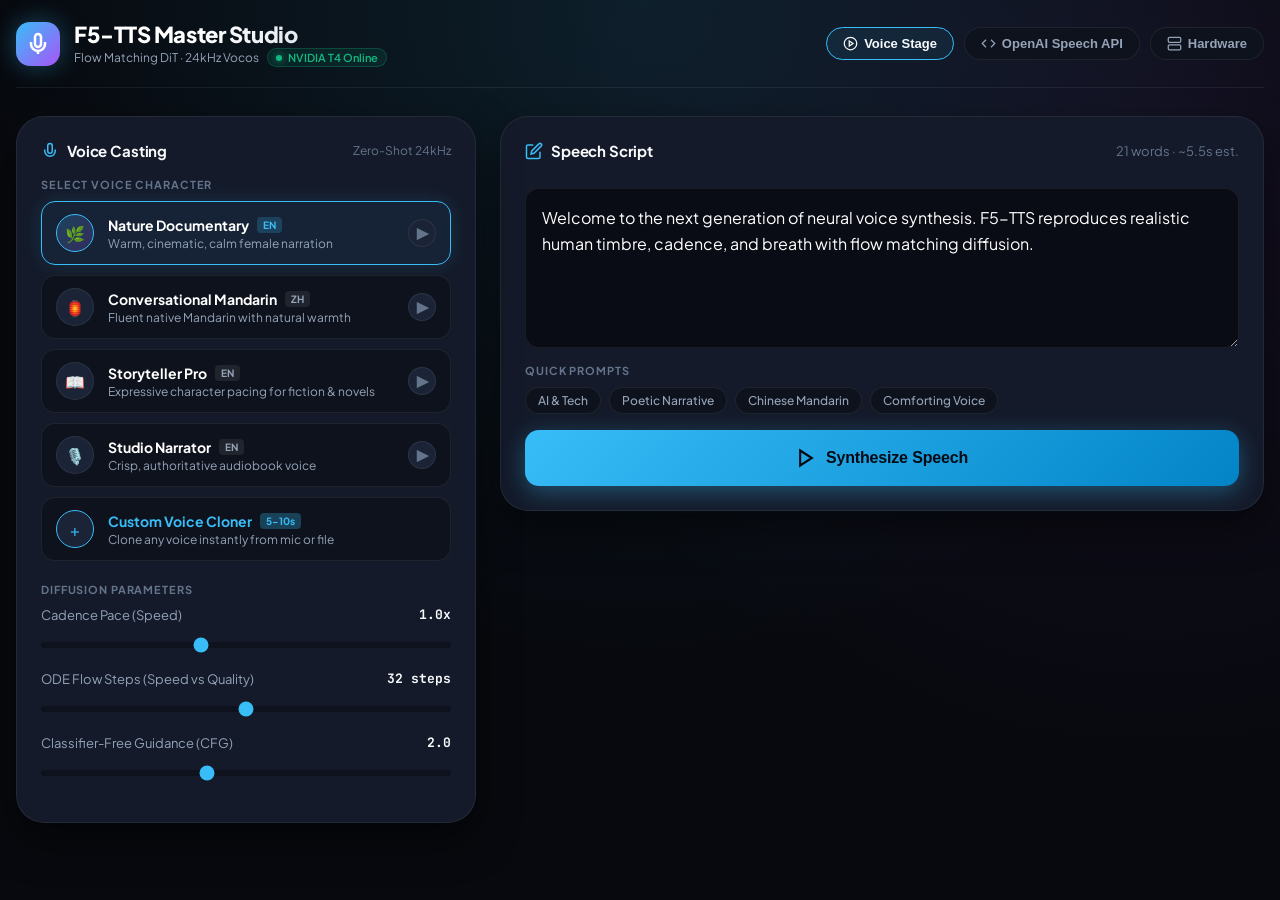
<file: f5-tts-kaggle/f5_studio.html>
<!DOCTYPE html>
<html lang="en">
<head>
<meta charset="utf-8">
<meta name="viewport" content="width=device-width, initial-scale=1.0, maximum-scale=1.0, user-scalable=no">
<title>F5-TTS Master Voice Studio — Neural Audio Synthesis</title>
<link rel="preconnect" href="https://fonts.googleapis.com">
<link rel="preconnect" href="https://fonts.gstatic.com" crossorigin>
<link href="https://fonts.googleapis.com/css2?family=Plus+Jakarta+Sans:wght@400;500;600;700;800&family=JetBrains+Mono:wght@400;500;600&display=swap" rel="stylesheet">
<style>
  :root {
    --bg-base: #07090e;
    --bg-surface: #0e121c;
    --bg-card: #141a29;
    --bg-elevated: #1b2337;
    --bg-input: #090c14;
    --border-subtle: rgba(255, 255, 255, 0.07);
    --border-hover: rgba(56, 189, 248, 0.35);
    --border-focus: #38bdf8;
    --cyan: #38bdf8;
    --cyan-glow: rgba(56, 189, 248, 0.28);
    --purple: #a855f7;
    --purple-glow: rgba(168, 85, 247, 0.28);
    --text-primary: #f8fafc;
    --text-secondary: #94a3b8;
    --text-muted: #64748b;
    --success: #10b981;
    --danger: #ef4444;
    --amber: #f59e0b;
    --radius-sm: 8px;
    --radius-md: 14px;
    --radius-lg: 20px;
    --radius-xl: 28px;
    --font-sans: 'Plus Jakarta Sans', -apple-system, BlinkMacSystemFont, 'Segoe UI', Roboto, sans-serif;
    --font-mono: 'JetBrains Mono', monospace;
  }

  * { box-sizing: border-box; margin: 0; padding: 0; }
  body {
    background-color: var(--bg-base);
    color: var(--text-primary);
    font-family: var(--font-sans);
    min-height: 100vh;
    padding: 20px 16px 60px;
    background-image: 
      radial-gradient(circle at 50% 0%, rgba(56, 189, 248, 0.12) 0%, transparent 60%),
      radial-gradient(circle at 90% 20%, rgba(168, 85, 247, 0.08) 0%, transparent 45%);
    background-attachment: fixed;
    -webkit-font-smoothing: antialiased;
  }

  .studio-shell {
    width: 100%;
    max-width: 1280px;
    margin: 0 auto;
  }

  /* Top Navigation & App Bar */
  .app-header {
    display: flex;
    justify-content: space-between;
    align-items: center;
    margin-bottom: 28px;
    padding-bottom: 20px;
    border-bottom: 1px solid var(--border-subtle);
    flex-wrap: wrap;
    gap: 16px;
  }
  .brand-group {
    display: flex;
    align-items: center;
    gap: 14px;
  }
  .logo-icon {
    width: 44px;
    height: 44px;
    background: linear-gradient(135deg, var(--cyan) 0%, var(--purple) 100%);
    border-radius: var(--radius-md);
    display: flex;
    align-items: center;
    justify-content: center;
    box-shadow: 0 0 24px rgba(56, 189, 248, 0.35);
  }
  .logo-icon svg { width: 24px; height: 24px; color: #fff; }
  .brand-title h1 {
    font-size: 22px;
    font-weight: 800;
    letter-spacing: -0.02em;
    background: linear-gradient(135deg, #ffffff 40%, #cbd5e1 100%);
    -webkit-background-clip: text;
    -webkit-text-fill-color: transparent;
  }
  .brand-title .tagline {
    font-size: 12px;
    color: var(--text-secondary);
    display: flex;
    align-items: center;
    gap: 8px;
  }
  .status-badge {
    display: inline-flex;
    align-items: center;
    gap: 6px;
    background: rgba(16, 185, 129, 0.1);
    border: 1px solid rgba(16, 185, 129, 0.25);
    padding: 2px 8px;
    border-radius: 999px;
    font-size: 11px;
    font-weight: 600;
    color: var(--success);
  }
  .status-dot {
    width: 6px;
    height: 6px;
    border-radius: 50%;
    background-color: var(--success);
    box-shadow: 0 0 8px var(--success);
  }

  .header-actions {
    display: flex;
    align-items: center;
    gap: 10px;
  }
  .nav-pill-btn {
    background: var(--bg-surface);
    border: 1px solid var(--border-subtle);
    border-radius: 999px;
    padding: 8px 16px;
    font-size: 13px;
    font-weight: 600;
    color: var(--text-secondary);
    cursor: pointer;
    transition: all 0.2s ease;
    display: flex;
    align-items: center;
    gap: 6px;
    text-decoration: none;
  }
  .nav-pill-btn:hover, .nav-pill-btn.active {
    color: var(--text-primary);
    border-color: var(--cyan);
    background: rgba(56, 189, 248, 0.08);
  }

  /* Two-Column Studio Layout */
  .studio-workspace {
    display: grid;
    grid-template-columns: 460px 1fr;
    gap: 24px;
    align-items: start;
  }
  @media(max-width: 1080px) {
    .studio-workspace { grid-template-columns: 1fr; }
  }

  /* Studio Cards */
  .panel-card {
    background: var(--bg-card);
    border: 1px solid var(--border-subtle);
    border-radius: var(--radius-xl);
    padding: 24px;
    box-shadow: 0 16px 40px rgba(0, 0, 0, 0.5);
    position: relative;
    overflow: hidden;
  }
  .panel-header {
    display: flex;
    justify-content: space-between;
    align-items: center;
    margin-bottom: 18px;
  }
  .panel-title {
    font-size: 15px;
    font-weight: 700;
    letter-spacing: -0.01em;
    display: flex;
    align-items: center;
    gap: 8px;
    color: var(--text-primary);
  }
  .panel-title svg { color: var(--cyan); }
  .section-label {
    font-size: 11px;
    font-weight: 700;
    text-transform: uppercase;
    letter-spacing: 0.08em;
    color: var(--text-muted);
    margin-bottom: 10px;
    display: block;
  }

  /* Voice Character Selector */
  .voice-list {
    display: flex;
    flex-direction: column;
    gap: 10px;
    margin-bottom: 22px;
  }
  .voice-tile {
    background: var(--bg-surface);
    border: 1px solid var(--border-subtle);
    border-radius: var(--radius-md);
    padding: 12px 14px;
    display: flex;
    align-items: center;
    gap: 14px;
    cursor: pointer;
    transition: all 0.2s cubic-bezier(0.16, 1, 0.3, 1);
  }
  .voice-tile:hover {
    border-color: var(--border-hover);
    transform: translateX(3px);
  }
  .voice-tile.selected {
    border-color: var(--cyan);
    background: rgba(56, 189, 248, 0.06);
    box-shadow: 0 0 20px rgba(56, 189, 248, 0.15);
  }
  .voice-avatar {
    width: 38px;
    height: 38px;
    border-radius: 50%;
    background: var(--bg-elevated);
    display: flex;
    align-items: center;
    justify-content: center;
    font-size: 16px;
    flex-shrink: 0;
    border: 1px solid var(--border-subtle);
  }
  .voice-tile.selected .voice-avatar {
    border-color: var(--cyan);
    background: linear-gradient(135deg, rgba(56, 189, 248, 0.2), rgba(168, 85, 247, 0.2));
  }
  .voice-details {
    flex: 1;
    min-width: 0;
  }
  .voice-title-row {
    display: flex;
    align-items: center;
    gap: 8px;
    margin-bottom: 2px;
  }
  .voice-name {
    font-size: 14px;
    font-weight: 700;
    color: #fff;
    white-space: nowrap;
    overflow: hidden;
    text-overflow: ellipsis;
  }
  .voice-tag {
    font-size: 10px;
    font-weight: 700;
    padding: 2px 6px;
    border-radius: 4px;
    background: rgba(255, 255, 255, 0.08);
    color: var(--text-secondary);
  }
  .voice-tile.selected .voice-tag {
    background: rgba(56, 189, 248, 0.2);
    color: var(--cyan);
  }
  .voice-desc {
    font-size: 12px;
    color: var(--text-secondary);
    white-space: nowrap;
    overflow: hidden;
    text-overflow: ellipsis;
  }
  .voice-audition-btn {
    width: 28px;
    height: 28px;
    border-radius: 50%;
    background: var(--bg-elevated);
    border: 1px solid var(--border-subtle);
    color: var(--text-muted);
    display: flex;
    align-items: center;
    justify-content: center;
    cursor: pointer;
    transition: all 0.2s;
    flex-shrink: 0;
  }
  .voice-audition-btn:hover {
    color: var(--cyan);
    border-color: var(--cyan);
    transform: scale(1.1);
  }

  /* Custom Clone Box */
  .clone-card {
    background: var(--bg-surface);
    border: 1px dashed rgba(56, 189, 248, 0.4);
    border-radius: var(--radius-lg);
    padding: 18px;
    margin-bottom: 22px;
    display: none;
    animation: fadeIn 0.25s ease;
  }
  @keyframes fadeIn {
    from { opacity: 0; transform: translateY(-6px); }
    to { opacity: 1; transform: translateY(0); }
  }
  .clone-record-row {
    display: flex;
    gap: 10px;
    margin-bottom: 12px;
  }
  .mic-rec-btn {
    flex: 1;
    background: var(--bg-elevated);
    border: 1px solid var(--border-subtle);
    border-radius: var(--radius-sm);
    color: var(--text-primary);
    padding: 10px 14px;
    font-size: 13px;
    font-weight: 600;
    display: inline-flex;
    align-items: center;
    justify-content: center;
    gap: 8px;
    cursor: pointer;
    transition: all 0.2s;
  }
  .mic-rec-btn:hover {
    border-color: var(--cyan);
    color: var(--cyan);
  }
  .mic-rec-btn.recording {
    background: rgba(239, 68, 68, 0.15);
    border-color: var(--danger);
    color: var(--danger);
    animation: pulseDanger 1.2s infinite;
  }
  @keyframes pulseDanger {
    0%, 100% { box-shadow: 0 0 0 rgba(239, 68, 68, 0); }
    50% { box-shadow: 0 0 16px rgba(239, 68, 68, 0.5); }
  }
  .mic-vu-meter {
    height: 4px;
    background: var(--bg-elevated);
    border-radius: 2px;
    margin-bottom: 10px;
    overflow: hidden;
    display: none;
  }
  .mic-vu-bar {
    height: 100%;
    width: 0%;
    background: linear-gradient(90deg, var(--cyan), var(--danger));
    transition: width 0.08s linear;
  }

  /* Sliders & Dial Controls */
  .control-group {
    margin-bottom: 18px;
  }
  .control-header {
    display: flex;
    justify-content: space-between;
    align-items: center;
    font-size: 13px;
    color: var(--text-secondary);
    margin-bottom: 8px;
  }
  .control-header strong {
    font-family: var(--font-mono);
    color: var(--text-primary);
  }
  input[type="range"] {
    width: 100%;
    height: 6px;
    background: var(--bg-surface);
    border-radius: 4px;
    outline: none;
    -webkit-appearance: none;
    accent-color: var(--cyan);
  }
  input[type="text"], textarea {
    width: 100%;
    background: var(--bg-input);
    border: 1px solid var(--border-subtle);
    border-radius: var(--radius-md);
    padding: 12px 14px;
    color: #fff;
    font-family: inherit;
    font-size: 14px;
    outline: none;
    transition: all 0.2s;
  }
  input[type="text"]:focus, textarea:focus {
    border-color: var(--border-focus);
    box-shadow: 0 0 14px var(--cyan-glow);
  }

  /* Right Column: Script Editor */
  .script-container {
    display: flex;
    flex-direction: column;
    gap: 20px;
  }
  .script-editor-card {
    background: var(--bg-card);
    border: 1px solid var(--border-subtle);
    border-radius: var(--radius-xl);
    padding: 24px;
    box-shadow: 0 16px 40px rgba(0,0,0,0.5);
    display: flex;
    flex-direction: column;
    gap: 16px;
  }
  .script-meta-bar {
    display: flex;
    justify-content: space-between;
    align-items: center;
    font-size: 13px;
    color: var(--text-muted);
  }
  .script-textarea {
    min-height: 160px;
    resize: vertical;
    font-size: 16px;
    line-height: 1.6;
    padding: 16px;
  }

  /* Emotion / Style Chips */
  .emotion-chips {
    display: flex;
    gap: 8px;
    flex-wrap: wrap;
  }
  .emotion-chip {
    background: var(--bg-surface);
    border: 1px solid var(--border-subtle);
    border-radius: 999px;
    padding: 5px 12px;
    font-size: 12px;
    font-weight: 500;
    color: var(--text-secondary);
    cursor: pointer;
    transition: all 0.15s;
  }
  .emotion-chip:hover {
    color: var(--cyan);
    border-color: var(--cyan);
  }
  .emotion-chip.active {
    background: rgba(56, 189, 248, 0.15);
    border-color: var(--cyan);
    color: #fff;
  }

  /* Master Synthesize Bar */
  .action-bar {
    display: flex;
    gap: 16px;
    align-items: center;
  }
  .btn-synthesize {
    flex: 1;
    background: linear-gradient(135deg, var(--cyan) 0%, #0284c7 100%);
    color: #030a14;
    border: none;
    border-radius: var(--radius-md);
    padding: 18px 24px;
    font-size: 16px;
    font-weight: 800;
    letter-spacing: -0.01em;
    cursor: pointer;
    transition: all 0.25s cubic-bezier(0.16, 1, 0.3, 1);
    box-shadow: 0 6px 24px rgba(56, 189, 248, 0.35);
    display: flex;
    align-items: center;
    justify-content: center;
    gap: 10px;
  }
  .btn-synthesize:hover {
    transform: translateY(-2px);
    box-shadow: 0 10px 32px rgba(56, 189, 248, 0.5);
    color: #000;
  }
  .btn-synthesize:disabled {
    background: var(--bg-elevated);
    color: var(--text-muted);
    cursor: not-allowed;
    transform: none;
    box-shadow: none;
  }

  /* Audio Output Stage & Oscilloscope */
  .stage-player-card {
    display: none;
    background: var(--bg-surface);
    border: 1px solid var(--border-hover);
    border-radius: var(--radius-xl);
    padding: 24px;
    box-shadow: 0 16px 40px rgba(0,0,0,0.6);
    animation: fadeIn 0.3s ease;
  }
  .stage-header {
    display: flex;
    justify-content: space-between;
    align-items: center;
    margin-bottom: 16px;
  }
  .stage-tag {
    display: inline-flex;
    align-items: center;
    gap: 6px;
    color: var(--success);
    font-size: 13px;
    font-weight: 700;
  }
  .stage-timing {
    font-family: var(--font-mono);
    font-size: 13px;
    color: var(--text-muted);
  }
  #audioCanvas {
    width: 100%;
    height: 84px;
    background: #05070c;
    border-radius: var(--radius-md);
    margin-bottom: 16px;
    border: 1px solid rgba(255, 255, 255, 0.05);
  }
  audio {
    width: 100%;
    height: 48px;
    outline: none;
    border-radius: var(--radius-md);
  }
  .stage-btn-row {
    display: flex;
    gap: 12px;
    margin-top: 14px;
  }
  .btn-secondary {
    background: var(--bg-elevated);
    color: var(--text-primary);
    border: 1px solid var(--border-subtle);
    padding: 10px 18px;
    border-radius: var(--radius-sm);
    font-size: 13px;
    font-weight: 600;
    cursor: pointer;
    text-decoration: none;
    display: inline-flex;
    align-items: center;
    gap: 8px;
    transition: all 0.2s;
  }
  .btn-secondary:hover {
    border-color: var(--cyan);
    color: var(--cyan);
  }

  /* Takes Deck / Generation History */
  .takes-deck {
    margin-top: 16px;
  }
  .takes-list {
    display: flex;
    flex-direction: column;
    gap: 8px;
  }
  .take-item {
    background: var(--bg-surface);
    border: 1px solid var(--border-subtle);
    border-radius: var(--radius-md);
    padding: 10px 14px;
    display: flex;
    justify-content: space-between;
    align-items: center;
    font-size: 13px;
  }
  .take-title {
    color: var(--text-secondary);
    white-space: nowrap;
    overflow: hidden;
    text-overflow: ellipsis;
    max-width: 320px;
  }
  .take-actions {
    display: flex;
    align-items: center;
    gap: 8px;
  }

  /* Code Tabs & Snippets Modal/Block */
  .code-viewer {
    background: var(--bg-surface);
    border: 1px solid var(--border-subtle);
    border-radius: var(--radius-md);
    overflow: hidden;
    margin-top: 14px;
  }
  .code-header {
    display: flex;
    justify-content: space-between;
    align-items: center;
    background: var(--bg-elevated);
    padding: 8px 14px;
    font-size: 12px;
    font-family: var(--font-mono);
    color: var(--text-muted);
  }
  pre {
    padding: 16px;
    font-family: var(--font-mono);
    font-size: 13px;
    line-height: 1.6;
    color: var(--cyan);
    overflow-x: auto;
  }

  /* Toast Notification */
  .toast {
    position: fixed;
    bottom: 24px;
    right: 24px;
    background: var(--bg-elevated);
    border: 1px solid var(--cyan);
    color: var(--text-primary);
    padding: 12px 20px;
    border-radius: var(--radius-md);
    font-size: 14px;
    font-weight: 600;
    box-shadow: 0 10px 30px rgba(0,0,0,0.6);
    display: none;
    z-index: 1000;
  }

  @media(max-width: 600px) {
    body { padding: 12px 10px 40px; }
    .brand-title h1 { font-size: 18px; }
    .studio-workspace { grid-template-columns: 1fr; gap: 16px; }
    .panel-card, .script-editor-card { padding: 18px 14px; }
    .btn-synthesize { padding: 15px; font-size: 15px; }
  }
</style>
</head>
<body>

<div class="studio-shell">
  <!-- Top App Bar -->
  <header class="app-header">
    <div class="brand-group">
      <div class="logo-icon">
        <svg viewBox="0 0 24 24" fill="none" stroke="currentColor" stroke-width="2.5"><path d="M12 2a3 3 0 0 0-3 3v7a3 3 0 0 0 6 0V5a3 3 0 0 0-3-3Z"/><path d="M19 10v2a7 7 0 0 1-14 0v-2"/><line x1="12" x2="12" y1="19" y2="22"/></svg>
      </div>
      <div class="brand-title">
        <h1>F5-TTS Master Studio</h1>
        <div class="tagline">
          <span>Flow Matching DiT · 24kHz Vocos</span>
          <span class="status-badge"><span class="status-dot"></span> NVIDIA T4 Online</span>
        </div>
      </div>
    </div>

    <div class="header-actions">
      <button class="nav-pill-btn active" onclick="switchView('studio')">
        <svg width="15" height="15" viewBox="0 0 24 24" fill="none" stroke="currentColor" stroke-width="2"><circle cx="12" cy="12" r="10"/><polygon points="10 8 16 12 10 16 10 8"/></svg>
        Voice Stage
      </button>
      <button class="nav-pill-btn" onclick="switchView('api')">
        <svg width="15" height="15" viewBox="0 0 24 24" fill="none" stroke="currentColor" stroke-width="2"><polyline points="16 18 22 12 16 6"/><polyline points="8 6 2 12 8 18"/></svg>
        OpenAI Speech API
      </button>
      <button class="nav-pill-btn" onclick="switchView('architecture')">
        <svg width="15" height="15" viewBox="0 0 24 24" fill="none" stroke="currentColor" stroke-width="2"><rect x="2" y="2" width="20" height="8" rx="2" ry="2"/><rect x="2" y="14" width="20" height="8" rx="2" ry="2"/></svg>
        Hardware
      </button>
    </div>
  </header>

  <!-- View 1: Studio Workspace -->
  <main id="view-studio" class="studio-workspace">
    <!-- Left Column: Voice Casting & Synthesis Parameters -->
    <section class="panel-card">
      <div class="panel-header">
        <div class="panel-title">
          <svg width="18" height="18" viewBox="0 0 24 24" fill="none" stroke="currentColor" stroke-width="2"><path d="M12 2a3 3 0 0 0-3 3v7a3 3 0 0 0 6 0V5a3 3 0 0 0-3-3Z"/><path d="M19 10v2a7 7 0 0 1-14 0v-2"/></svg>
          Voice Casting
        </div>
        <span style="font-size:12px; color:var(--text-muted);">Zero-Shot 24kHz</span>
      </div>

      <span class="section-label">Select Voice Character</span>
      <div class="voice-list">
        <div class="voice-tile selected" onclick="pickVoice('nature_en', this)">
          <div class="voice-avatar">🌿</div>
          <div class="voice-details">
            <div class="voice-title-row">
              <span class="voice-name">Nature Documentary</span>
              <span class="voice-tag">EN</span>
            </div>
            <div class="voice-desc">Warm, cinematic, calm female narration</div>
          </div>
          <div class="voice-audition-btn" title="Audition Sample" onclick="event.stopPropagation(); playAudition('/v1/audio/voices', 'nature_en')">▶</div>
        </div>

        <div class="voice-tile" onclick="pickVoice('mandarin_zh', this)">
          <div class="voice-avatar">🏮</div>
          <div class="voice-details">
            <div class="voice-title-row">
              <span class="voice-name">Conversational Mandarin</span>
              <span class="voice-tag">ZH</span>
            </div>
            <div class="voice-desc">Fluent native Mandarin with natural warmth</div>
          </div>
          <div class="voice-audition-btn" title="Audition Sample" onclick="event.stopPropagation(); playAudition('/v1/audio/voices', 'mandarin_zh')">▶</div>
        </div>

        <div class="voice-tile" onclick="pickVoice('storyteller', this)">
          <div class="voice-avatar">📖</div>
          <div class="voice-details">
            <div class="voice-title-row">
              <span class="voice-name">Storyteller Pro</span>
              <span class="voice-tag">EN</span>
            </div>
            <div class="voice-desc">Expressive character pacing for fiction & novels</div>
          </div>
          <div class="voice-audition-btn" title="Audition Sample" onclick="event.stopPropagation(); playAudition('/v1/audio/voices', 'storyteller')">▶</div>
        </div>

        <div class="voice-tile" onclick="pickVoice('narrator', this)">
          <div class="voice-avatar">🎙️</div>
          <div class="voice-details">
            <div class="voice-title-row">
              <span class="voice-name">Studio Narrator</span>
              <span class="voice-tag">EN</span>
            </div>
            <div class="voice-desc">Crisp, authoritative audiobook voice</div>
          </div>
          <div class="voice-audition-btn" title="Audition Sample" onclick="event.stopPropagation(); playAudition('/v1/audio/voices', 'narrator')">▶</div>
        </div>

        <div class="voice-tile" onclick="pickVoice('custom', this)">
          <div class="voice-avatar" style="border-color:var(--cyan); color:var(--cyan);">+</div>
          <div class="voice-details">
            <div class="voice-title-row">
              <span class="voice-name" style="color:var(--cyan);">Custom Voice Cloner</span>
              <span class="voice-tag" style="background:var(--cyan-glow); color:var(--cyan);">5-10s</span>
            </div>
            <div class="voice-desc">Clone any voice instantly from mic or file</div>
          </div>
        </div>
      </div>

      <!-- Custom Voice Cloner Sub-Panel -->
      <div id="clonePanel" class="clone-card">
        <span class="section-label" style="color:var(--cyan);">Microphone or Audio Sample</span>
        
        <div class="mic-vu-meter" id="vuMeter"><div class="mic-vu-bar" id="vuBar"></div></div>

        <div class="clone-record-row">
          <button id="micBtn" class="mic-rec-btn" onclick="toggleMicrophone()">
            <svg width="16" height="16" viewBox="0 0 24 24" fill="none" stroke="currentColor" stroke-width="2"><path d="M12 2a3 3 0 0 0-3 3v7a3 3 0 0 0 6 0V5a3 3 0 0 0-3-3Z"/><path d="M19 10v2a7 7 0 0 1-14 0v-2"/></svg>
            <span id="micLabel">Record 5s from Mic</span>
          </button>

          <label class="mic-rec-btn" style="margin:0; cursor:pointer;">
            <svg width="16" height="16" viewBox="0 0 24 24" fill="none" stroke="currentColor" stroke-width="2"><path d="M21 15v4a2 2 0 0 1-2 2H5a2 2 0 0 1-2-2v-4"/><polyline points="17 8 12 3 7 8"/></svg>
            <span id="uploadLabel">Upload Audio Clip</span>
            <input type="file" id="cloneFileInput" accept="audio/*" style="display:none;" onchange="handleAudioUpload(this)">
          </label>
        </div>

        <div id="audioPreviewBox" style="display:none; margin-bottom:10px;">
          <audio id="cloneAudioPreview" controls style="height:34px;"></audio>
        </div>

        <div class="control-group" style="margin-bottom:0;">
          <label style="font-size:12px; color:var(--text-secondary); margin-bottom:6px; display:block;">Reference Clip Transcript</label>
          <input type="text" id="cloneTranscript" placeholder="Exact words spoken in your 5-10 second clip">
        </div>
      </div>

      <!-- Synthesis Settings -->
      <span class="section-label">Diffusion Parameters</span>

      <div class="control-group">
        <div class="control-header">
          <span>Cadence Pace (Speed)</span>
          <strong id="speedDisplay">1.0x</strong>
        </div>
        <input type="range" id="speedSlider" min="0.5" max="1.8" step="0.1" value="1.0" oninput="document.getElementById('speedDisplay').innerText = this.value + 'x'">
      </div>

      <div class="control-group">
        <div class="control-header">
          <span>ODE Flow Steps (Speed vs Quality)</span>
          <strong id="stepsDisplay">32 steps</strong>
        </div>
        <input type="range" id="stepsSlider" min="16" max="48" step="4" value="32" oninput="updateStepLabel(this.value)">
      </div>

      <div class="control-group">
        <div class="control-header">
          <span>Classifier-Free Guidance (CFG)</span>
          <strong id="cfgDisplay">2.0</strong>
        </div>
        <input type="range" id="cfgSlider" min="1.0" max="3.5" step="0.5" value="2.0" oninput="document.getElementById('cfgDisplay').innerText = this.value">
      </div>
    </section>

    <!-- Right Column: Script Studio, Stage Player & History -->
    <section class="script-container">
      <div class="script-editor-card">
        <div class="panel-header" style="margin-bottom:12px;">
          <div class="panel-title">
            <svg width="18" height="18" viewBox="0 0 24 24" fill="none" stroke="currentColor" stroke-width="2"><path d="M11 4H4a2 2 0 0 0-2 2v14a2 2 0 0 0 2 2h14a2 2 0 0 0 2-2v-7"/><path d="M18.5 2.5a2.121 2.121 0 0 1 3 3L12 15l-4 1 1-4 9.5-9.5z"/></svg>
            Speech Script
          </div>
          <div id="scriptWordCount" class="script-meta-bar">21 words · ~5.4s est.</div>
        </div>

        <textarea id="scriptText" class="script-textarea" oninput="updateTextMetrics()" placeholder="Enter the dialogue or narrative text you want synthesized...">Welcome to the next generation of neural voice synthesis. F5-TTS reproduces realistic human timbre, cadence, and breath with flow matching diffusion.</textarea>

        <!-- Prompt Presets -->
        <div>
          <span class="section-label">Quick Prompts</span>
          <div class="emotion-chips">
            <span class="emotion-chip" onclick="setScript('Artificial intelligence has transitioned from rigid robotic speech to continuous neural flow matching with remarkable fidelity.')">AI & Tech</span>
            <span class="emotion-chip" onclick="setScript('The quiet ocean breeze whispered secrets against the ancient stone cliffs, lingering softly in the twilight.')">Poetic Narrative</span>
            <span class="emotion-chip" onclick="setScript('全开源流匹配架构，不仅能完美还原音色细节，还能让发音中的情感和呼吸停顿极具自然感染力。')">Chinese Mandarin</span>
            <span class="emotion-chip" onclick="setScript('Please ensure you take brief breaks, hydrate well, and have a wonderfully calm and productive afternoon.')">Comforting Voice</span>
          </div>
        </div>

        <!-- Master Synthesize Bar -->
        <div class="action-bar">
          <button id="synthBtn" class="btn-synthesize" onclick="executeSynthesis()">
            <svg width="20" height="20" viewBox="0 0 24 24" fill="none" stroke="currentColor" stroke-width="2.5"><polygon points="5 3 19 12 5 21 5 3"/></svg>
            <span id="synthBtnText">Synthesize Speech</span>
          </button>
        </div>
      </div>

      <!-- Master Audio Output Stage -->
      <div id="outputStage" class="stage-player-card">
        <div class="stage-header">
          <div class="stage-tag">
            <svg width="16" height="16" viewBox="0 0 24 24" fill="none" stroke="currentColor" stroke-width="2"><circle cx="12" cy="12" r="10"/><polyline points="12 6 12 12 16 14"/></svg>
            <span>Master Output (24kHz Studio Quality)</span>
          </div>
          <span id="stageLatency" class="stage-timing">0.00s latency · RTF: 0.00x</span>
        </div>

        <!-- Real-Time Frequency Waveform Canvas -->
        <canvas id="audioCanvas"></canvas>
        <audio id="masterAudio" controls></audio>

        <div class="stage-btn-row">
          <a id="downloadWav" class="btn-secondary" download="f5_speech.wav">
            <svg width="16" height="16" viewBox="0 0 24 24" fill="none" stroke="currentColor" stroke-width="2"><path d="M21 15v4a2 2 0 0 1-2 2H5a2 2 0 0 1-2-2v-4"/><polyline points="7 10 12 15 17 10"/><line x1="12" x2="12" y1="15" y2="3"/></svg>
            Download WAV
          </a>
        </div>
      </div>

      <!-- Generation Takes History -->
      <div id="takesContainer" class="panel-card takes-deck" style="display:none;">
        <div class="panel-header" style="margin-bottom:12px;">
          <div class="panel-title">
            <svg width="16" height="16" viewBox="0 0 24 24" fill="none" stroke="currentColor" stroke-width="2"><polyline points="1 4 1 10 7 10"/><path d="M3.51 15a9 9 0 1 0 2.13-9.36L1 10"/></svg>
            Session Takes
          </div>
          <span id="takesCount" style="font-size:12px; color:var(--text-muted);">0 takes</span>
        </div>
        <div id="takesList" class="takes-list"></div>
      </div>
    </section>
  </main>

  <!-- View 2: OpenAI API Documentation -->
  <section id="view-api" class="panel-card" style="display:none;">
    <div class="panel-header">
      <div class="panel-title">
        <svg width="20" height="20" viewBox="0 0 24 24" fill="none" stroke="currentColor" stroke-width="2"><polyline points="16 18 22 12 16 6"/><polyline points="8 6 2 12 8 18"/></svg>
        OpenAI-Compatible Speech API (`/v1/audio/speech`)
      </div>
    </div>
    <p style="color:var(--text-secondary); font-size:14px; margin-bottom:18px; line-height:1.6;">
      This server acts as a drop-in replacement for OpenAI Text-to-Speech. You can integrate this URL into mobile reading apps, browser translation tools, or scripts.
    </p>

    <div class="code-viewer">
      <div class="code-header">
        <span>cURL Request</span>
        <button class="nav-pill-btn" style="padding:4px 10px; font-size:11px;" onclick="copyCode('curlBlock')">Copy</button>
      </div>
      <pre id="curlBlock"></pre>
    </div>

    <div class="code-viewer">
      <div class="code-header">
        <span>Python OpenAI SDK</span>
        <button class="nav-pill-btn" style="padding:4px 10px; font-size:11px;" onclick="copyCode('pythonBlock')">Copy</button>
      </div>
      <pre id="pythonBlock"></pre>
    </div>
  </section>

  <!-- View 3: Hardware & Performance -->
  <section id="view-architecture" class="panel-card" style="display:none;">
    <div class="panel-header">
      <div class="panel-title">
        <svg width="20" height="20" viewBox="0 0 24 24" fill="none" stroke="currentColor" stroke-width="2"><rect x="2" y="2" width="20" height="8" rx="2" ry="2"/><rect x="2" y="14" width="20" height="8" rx="2" ry="2"/></svg>
        Hardware Profile & Performance
      </div>
    </div>
    <div style="color:var(--text-secondary); font-size:14px; line-height:1.8;">
      <p>• <strong>Hardware Target:</strong> Kaggle Dual NVIDIA T4 (15.83 GiB VRAM each).</p>
      <p>• <strong>Memory Utilization:</strong> F5-TTS v1 Base weights occupy only <strong>0.69 GiB</strong> in VRAM. Peak allocation during synthesis is <strong>0.75 GiB</strong> on GPU 0, leaving ~14 GiB of memory headroom.</p>
      <p>• <strong>Synthesis Speed:</strong> Generates ~35 seconds of clean speech in ~14.7 seconds (Real-Time Factor <strong>0.42x</strong>, 2.3x faster than real-time speech).</p>
      <p>• <strong>Watchdog:</strong> 240-minute (4 hours) automatic ceiling to safeguard notebook compute quota.</p>
    </div>
  </section>
</div>

<div id="toastNotice" class="toast">Copied to clipboard!</div>

<script>
  let currentVoice = 'nature_en';
  let recordedAudioBase64 = null;
  let mediaRecorder = null;
  let recordedChunks = [];
  let isRecordingMic = false;
  let sessionTakes = [];

  // Audio Context & Oscilloscope
  let audioContext = null;
  let analyserNode = null;
  let sourceNode = null;
  let animId = null;

  function switchView(viewName) {
    document.querySelectorAll('.nav-pill-btn').forEach(b => b.classList.remove('active'));
    document.getElementById('view-studio').style.display = (viewName === 'studio') ? 'grid' : 'none';
    document.getElementById('view-api').style.display = (viewName === 'api') ? 'block' : 'none';
    document.getElementById('view-architecture').style.display = (viewName === 'architecture') ? 'block' : 'none';
    event.currentTarget.classList.add('active');
  }

  function pickVoice(voiceId, el) {
    currentVoice = voiceId;
    document.querySelectorAll('.voice-tile').forEach(t => t.classList.remove('selected'));
    el.classList.add('selected');
    document.getElementById('clonePanel').style.display = (voiceId === 'custom') ? 'block' : 'none';
  }

  function updateStepLabel(val) {
    let mode = (val <= 16) ? 'Fast (16 steps)' : (val <= 32) ? 'Balanced (32 steps)' : 'Ultra (48 steps)';
    document.getElementById('stepsDisplay').innerText = `${val} steps (${mode})`;
  }

  function updateTextMetrics() {
    const text = document.getElementById('scriptText').value.trim();
    const words = text ? text.split(/\s+/).length : 0;
    const estSec = (words * 0.26).toFixed(1);
    document.getElementById('scriptWordCount').innerText = `${words} words · ~${estSec}s est.`;
  }

  function setScript(txt) {
    document.getElementById('scriptText').value = txt;
    updateTextMetrics();
  }

  // Audio file upload
  function handleAudioUpload(input) {
    if (input.files && input.files[0]) {
      const file = input.files[0];
      document.getElementById('uploadLabel').innerText = file.name.substring(0, 14) + '...';
      const reader = new FileReader();
      reader.onload = function(e) {
        recordedAudioBase64 = e.target.result.split(',')[1];
        const preview = document.getElementById('cloneAudioPreview');
        preview.src = e.target.result;
        document.getElementById('audioPreviewBox').style.display = 'block';
      };
      reader.readAsDataURL(file);
    }
  }

  // Microphone recording
  async function toggleMicrophone() {
    const btn = document.getElementById('micBtn');
    const label = document.getElementById('micLabel');
    const vu = document.getElementById('vuMeter');
    const vuBar = document.getElementById('vuBar');

    if (!isRecordingMic) {
      try {
        const stream = await navigator.mediaDevices.getUserMedia({ audio: true });
        mediaRecorder = new MediaRecorder(stream);
        recordedChunks = [];

        // Simple VU animation
        vu.style.display = 'block';
        const vuInterval = setInterval(() => {
          if (!isRecordingMic) { clearInterval(vuInterval); return; }
          vuBar.style.width = Math.floor(Math.random() * 75 + 20) + '%';
        }, 100);

        mediaRecorder.ondataavailable = e => { if (e.data.size > 0) recordedChunks.push(e.data); };
        mediaRecorder.onstop = () => {
          vu.style.display = 'none';
          const blob = new Blob(recordedChunks, { type: 'audio/wav' });
          const preview = document.getElementById('cloneAudioPreview');
          preview.src = URL.createObjectURL(blob);
          document.getElementById('audioPreviewBox').style.display = 'block';

          const reader = new FileReader();
          reader.onloadend = () => { recordedAudioBase64 = reader.result.split(',')[1]; };
          reader.readAsDataURL(blob);
          stream.getTracks().forEach(t => t.stop());
        };

        mediaRecorder.start();
        isRecordingMic = true;
        btn.classList.add('recording');
        label.innerText = 'Recording... (Click Stop)';
      } catch (err) {
        alert('Microphone error: ' + err.message);
      }
    } else {
      if (mediaRecorder && mediaRecorder.state !== 'inactive') mediaRecorder.stop();
      isRecordingMic = false;
      btn.classList.remove('recording');
      label.innerText = 'Record Again';
    }
  }

  // Synthesis Call
  async function executeSynthesis() {
    const btn = document.getElementById('synthBtn');
    const label = document.getElementById('synthBtnText');
    const stage = document.getElementById('outputStage');
    const audio = document.getElementById('masterAudio');
    const timing = document.getElementById('stageLatency');
    const download = document.getElementById('downloadWav');

    const text = document.getElementById('scriptText').value.trim();
    if (!text) { alert('Please enter some text to synthesize.'); return; }

    const payload = {
      model: "f5-tts",
      input: text,
      voice: currentVoice,
      speed: parseFloat(document.getElementById('speedSlider').value),
      nfe_step: parseInt(document.getElementById('stepsSlider').value)
    };

    if (currentVoice === 'custom') {
      if (!recordedAudioBase64) {
        alert('Please record or upload a 5-10 second reference voice clip.');
        return;
      }
      payload.ref_audio = recordedAudioBase64;
      payload.ref_text = document.getElementById('cloneTranscript').value.trim();
    }

    btn.disabled = true;
    label.innerText = 'Solving Flow Matching ODE on T4...';

    const t0 = performance.now();
    try {
      const resp = await fetch('/v1/audio/speech', {
        method: 'POST',
        headers: { 'Content-Type': 'application/json' },
        body: JSON.stringify(payload)
      });

      if (!resp.ok) {
        const err = await resp.json().catch(() => ({ detail: resp.statusText }));
        throw new Error(err.detail || 'Inference failed');
      }

      const blob = await resp.blob();
      const dt = ((performance.now() - t0) / 1000).toFixed(2);
      const url = URL.createObjectURL(blob);

      audio.src = url;
      download.href = url;
      stage.style.display = 'block';
      stage.scrollIntoView({ behavior: 'smooth', block: 'nearest' });

      // Determine audio duration
      audio.onloadedmetadata = () => {
        const duration = audio.duration;
        const rtf = (dt / Math.max(duration, 0.01)).toFixed(2);
        timing.innerText = `Latency: ${dt}s · Audio: ${duration.toFixed(1)}s · RTF: ${rtf}x (${(1/rtf).toFixed(1)}x real-time)`;
        
        // Add to Session Takes
        addTake(text, url, duration, dt);
      };

      startVisualizer(audio);
      audio.play();

    } catch (err) {
      alert('Synthesis error: ' + err.message);
    } finally {
      btn.disabled = false;
      label.innerText = 'Synthesize Speech';
    }
  }

  function addTake(text, url, duration, dt) {
    const container = document.getElementById('takesContainer');
    const list = document.getElementById('takesList');
    const count = document.getElementById('takesCount');
    container.style.display = 'block';

    const item = document.createElement('div');
    item.className = 'take-item';
    item.innerHTML = `
      <div class="take-title">Take #${sessionTakes.length + 1}: ${text.substring(0, 42)}...</div>
      <div class="take-actions">
        <span style="font-family:var(--font-mono); font-size:11px; color:var(--text-muted);">${duration.toFixed(1)}s</span>
        <button class="nav-pill-btn" style="padding:4px 10px; font-size:11px;" onclick="playTake('${url}')">Play</button>
      </div>
    `;
    list.prepend(item);
    sessionTakes.push({ text, url });
    count.innerText = `${sessionTakes.length} takes`;
  }

  function playTake(url) {
    const audio = document.getElementById('masterAudio');
    audio.src = url;
    startVisualizer(audio);
    audio.play();
  }

  // Frequency Oscilloscope Canvas
  function startVisualizer(audio) {
    if (audioContext) return;
    try {
      audioContext = new (window.AudioContext || window.webkitAudioContext)();
      analyserNode = audioContext.createAnalyser();
      sourceNode = audioContext.createMediaElementSource(audio);
      sourceNode.connect(analyserNode);
      analyserNode.connect(audioContext.destination);
      analyserNode.fftSize = 128;

      const canvas = document.getElementById('audioCanvas');
      const ctx = canvas.getContext('2d');
      const count = analyserNode.frequencyBinCount;
      const data = new Uint8Array(count);

      function render() {
        animId = requestAnimationFrame(render);
        analyserNode.getByteFrequencyData(data);

        ctx.fillStyle = '#05070c';
        ctx.fillRect(0, 0, canvas.width, canvas.height);

        const w = (canvas.width / count) * 1.8;
        let x = 0;

        for (let i = 0; i < count; i++) {
          const h = (data[i] / 255) * canvas.height * 0.9;
          const grad = ctx.createLinearGradient(0, canvas.height, 0, 0);
          grad.addColorStop(0, '#0284c7');
          grad.addColorStop(0.5, '#38bdf8');
          grad.addColorStop(1, '#a855f7');

          ctx.fillStyle = grad;
          ctx.fillRect(x, canvas.height - h, w, h);
          x += w + 2;
        }
      }
      render();
    } catch (e) {
      console.warn("Visualizer note:", e);
    }
  }

  function updateApiSnippets() {
    const origin = window.location.origin;
    document.getElementById('curlBlock').innerText = 
`curl -X POST ${origin}/v1/audio/speech \\
  -H "Content-Type: application/json" \\
  -d '{
    "model": "f5-tts",
    "input": "This is synthetic human speech generated with flow matching diffusion.",
    "voice": "nature_en",
    "speed": 1.0
  }' \\
  --output speech.wav`;

    document.getElementById('pythonBlock').innerText = 
`from openai import OpenAI

client = OpenAI(
    base_url="${origin}/v1",
    api_key="none"
)

response = client.audio.speech.create(
    model="f5-tts",
    voice="nature_en",
    input="F5-TTS produces natural speech cadence and emotional prosody."
)

response.stream_to_file("speech.wav")`;
  }

  function copyCode(id) {
    const text = document.getElementById(id).innerText;
    navigator.clipboard.writeText(text).then(() => {
      const toast = document.getElementById('toastNotice');
      toast.style.display = 'block';
      setTimeout(() => { toast.style.display = 'none'; }, 2000);
    });
  }

  window.addEventListener('DOMContentLoaded', () => {
    updateApiSnippets();
    updateTextMetrics();
  });
</script>
</body>
</html>
</file>
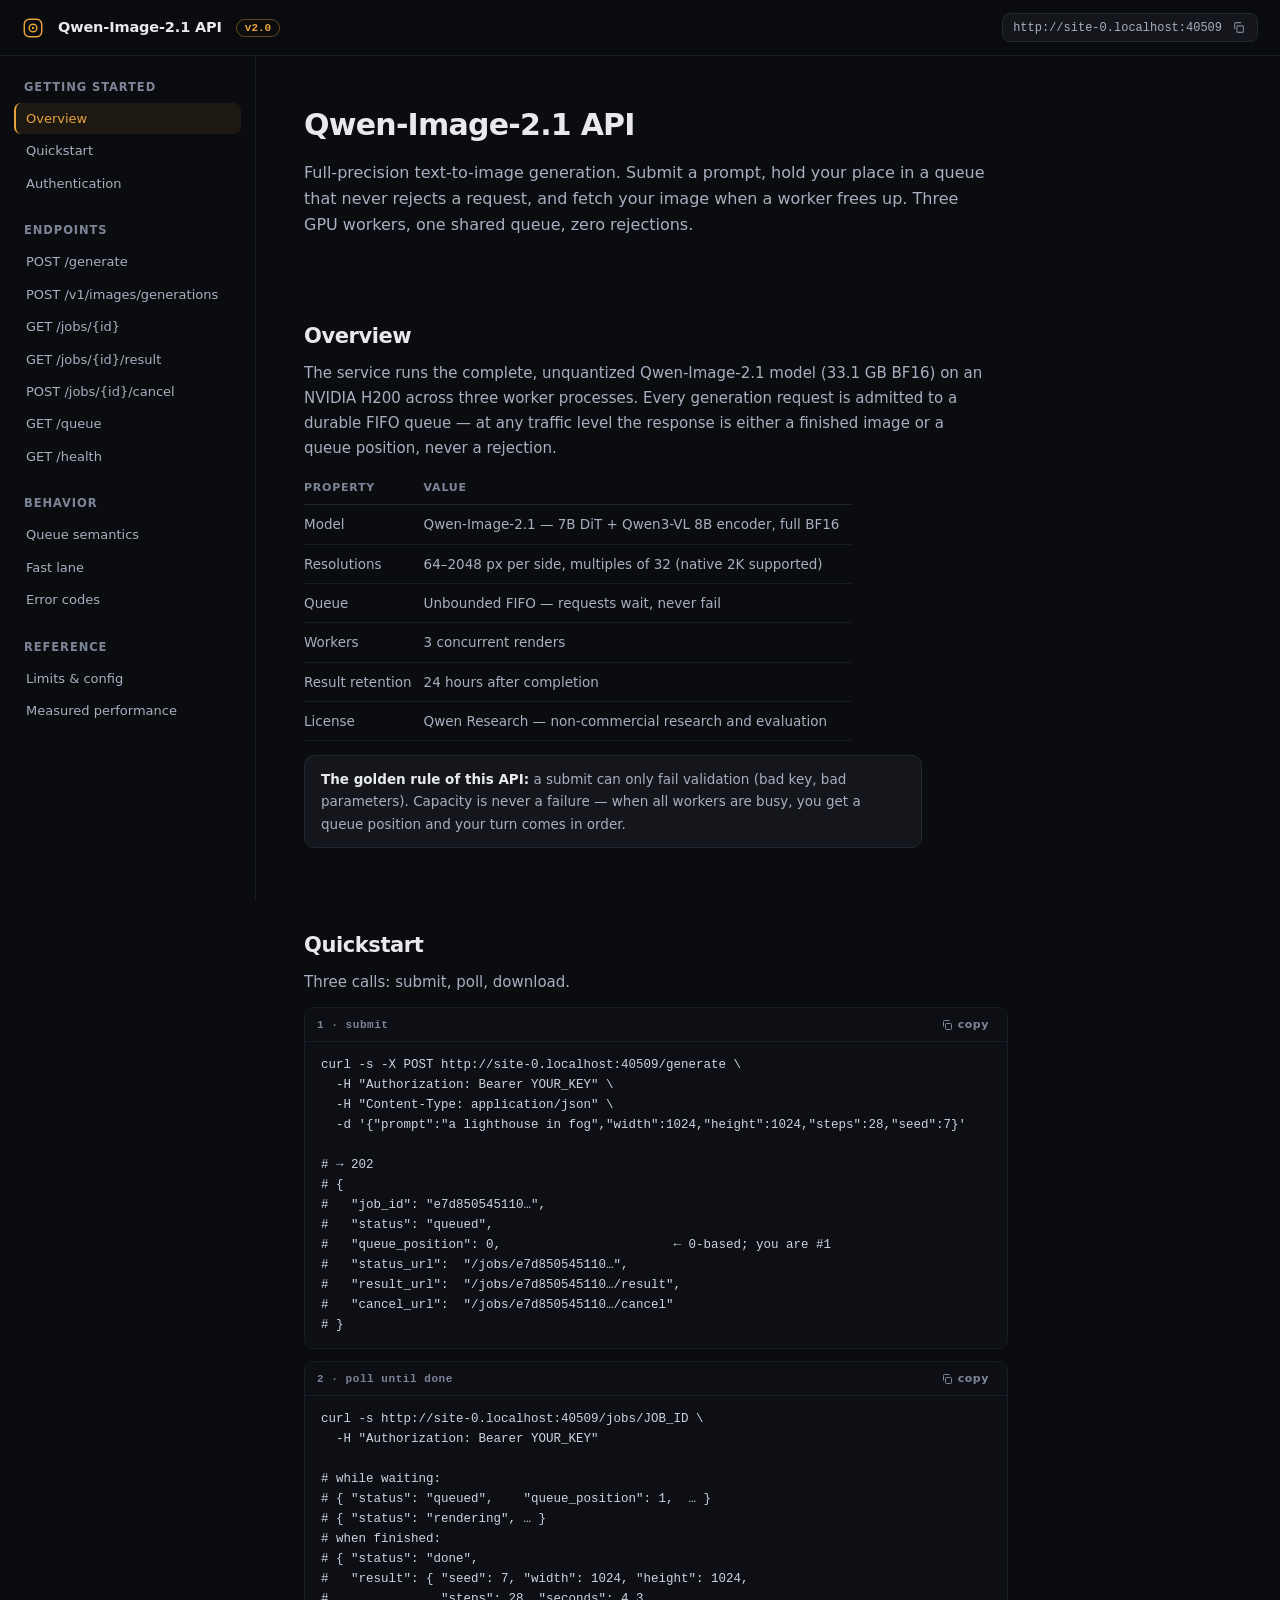
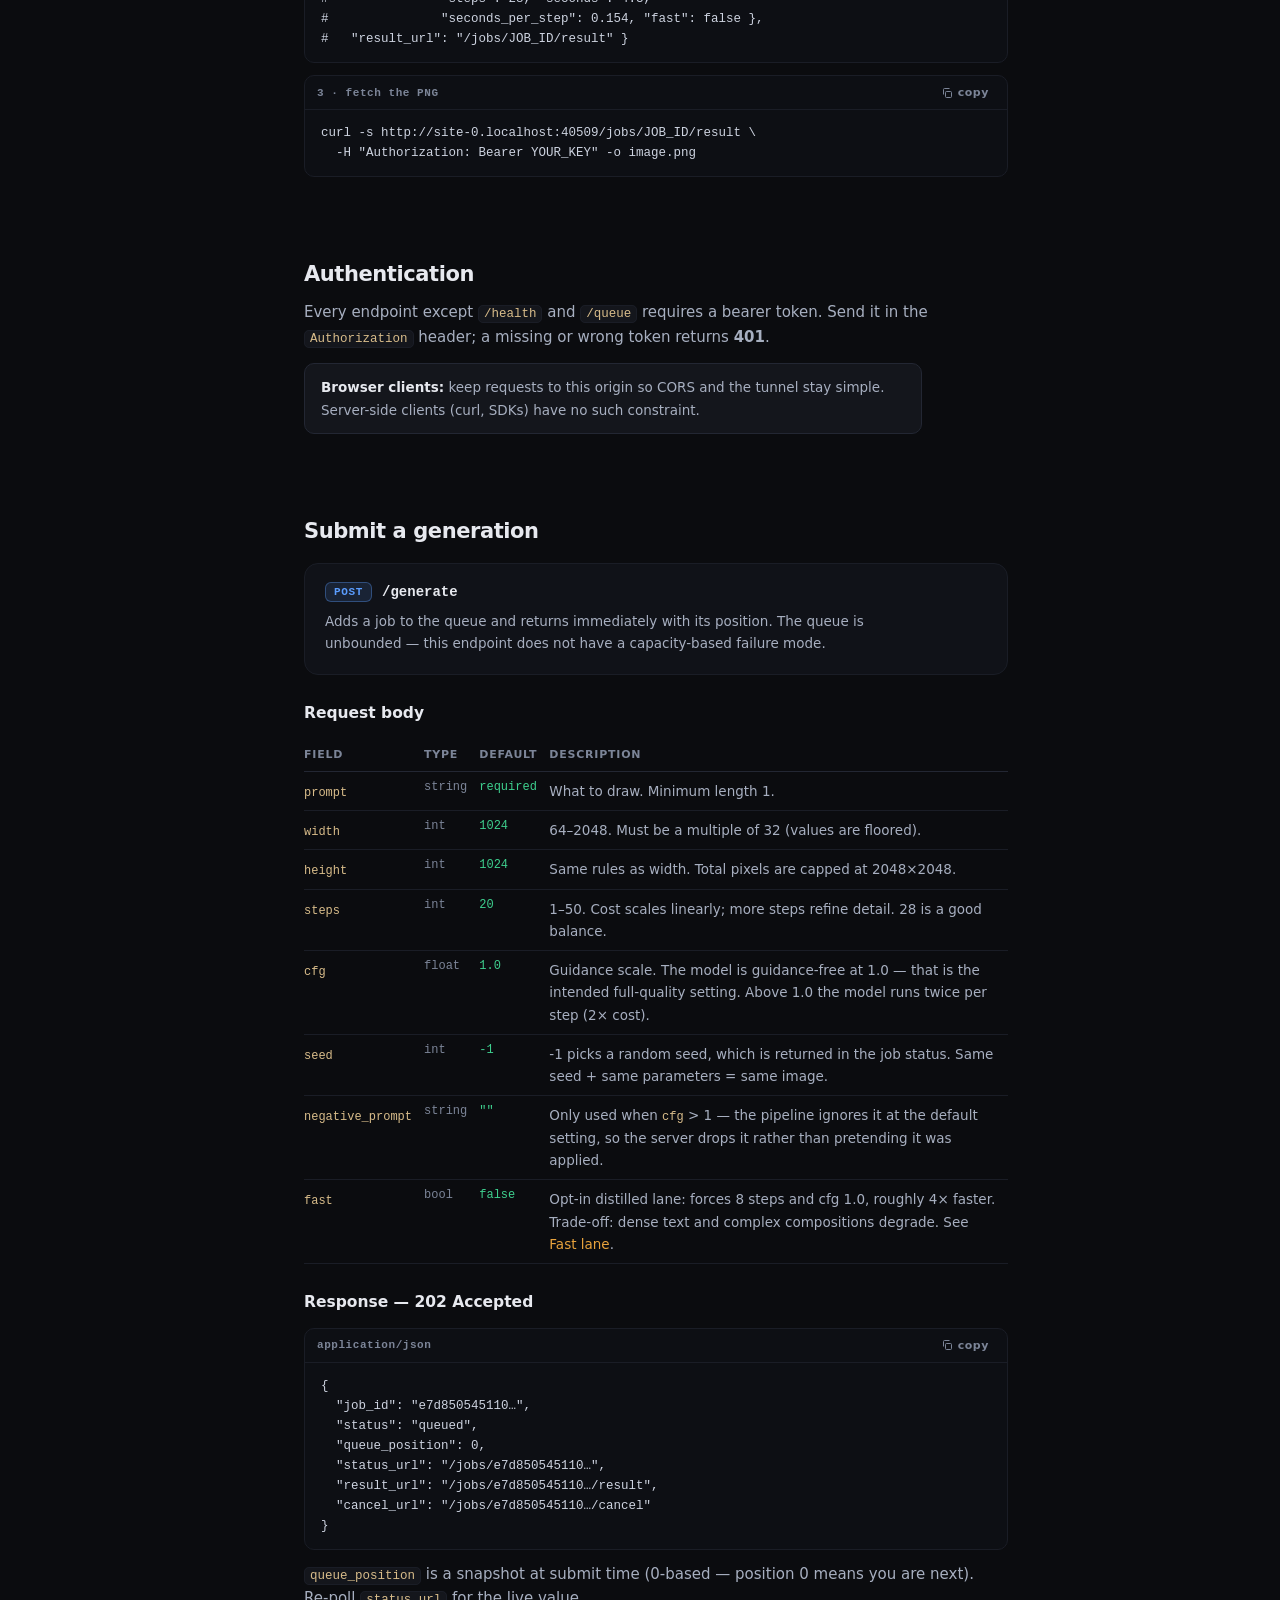
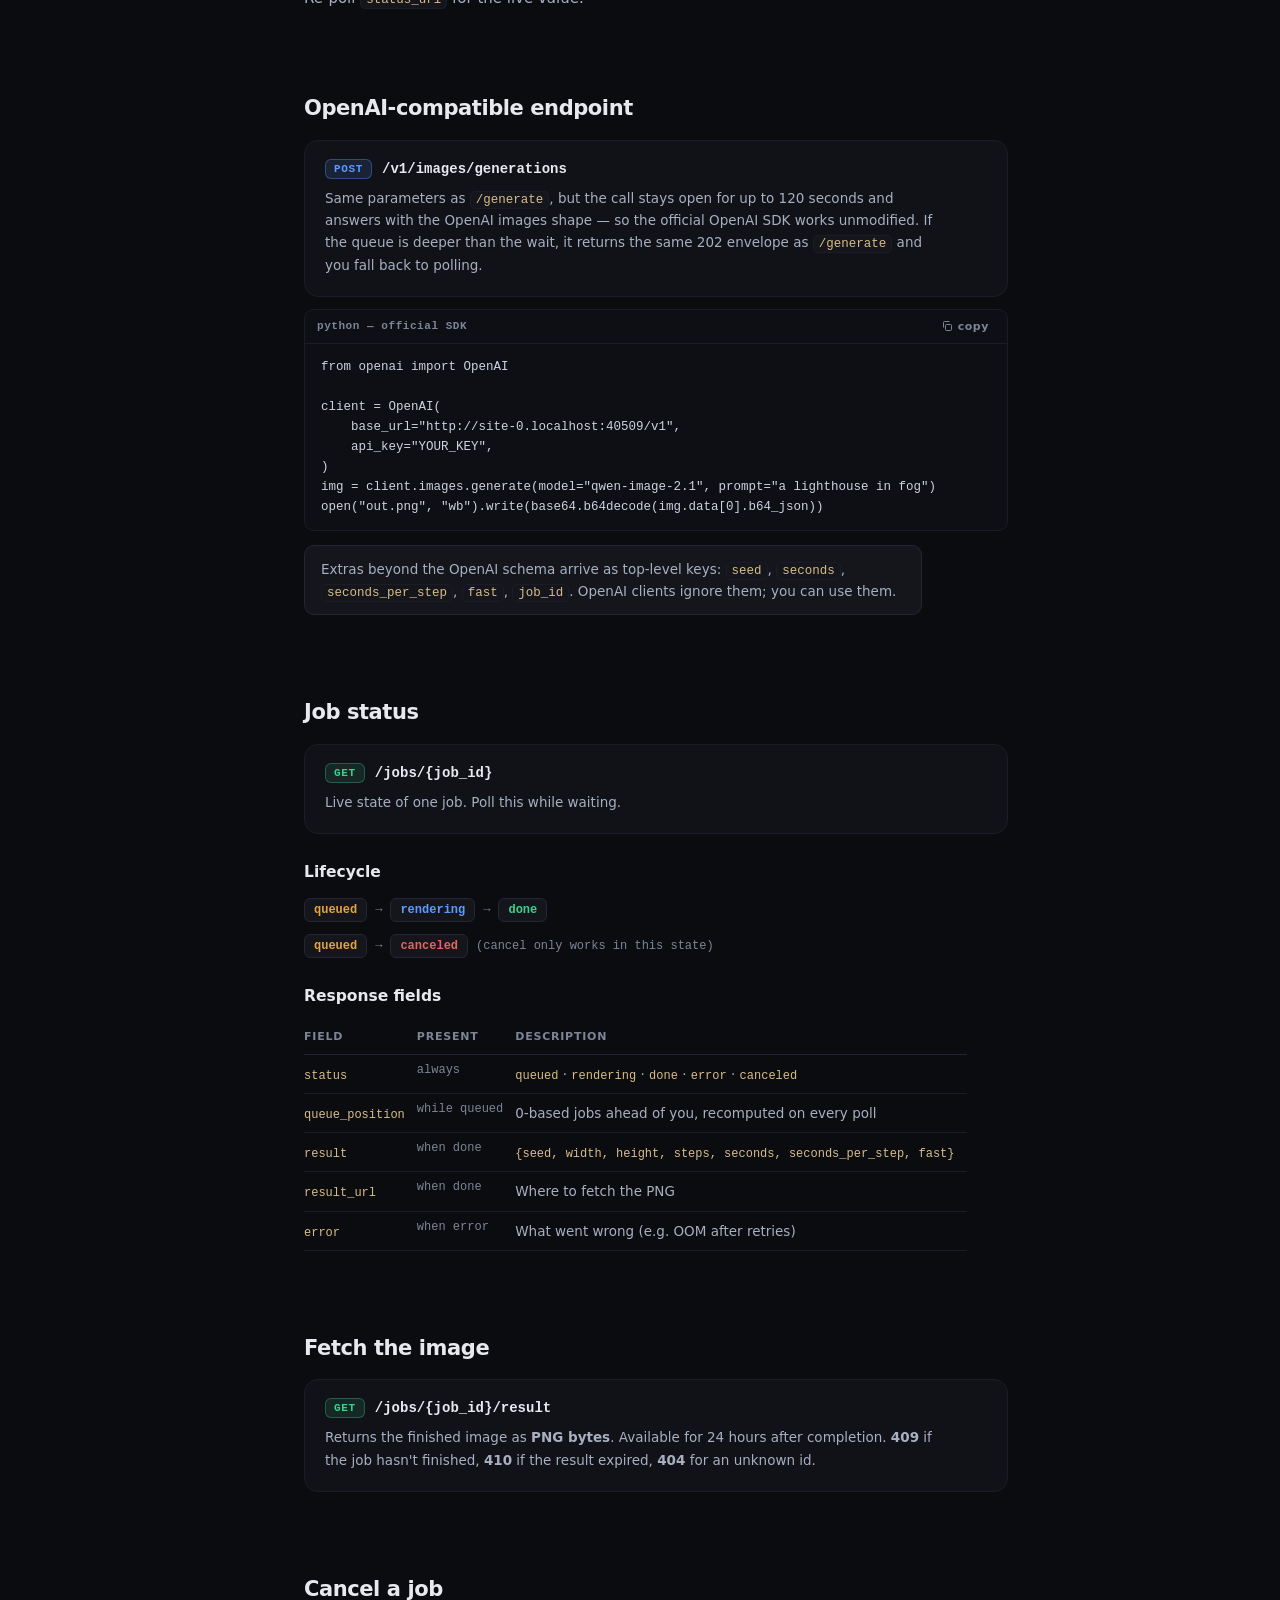
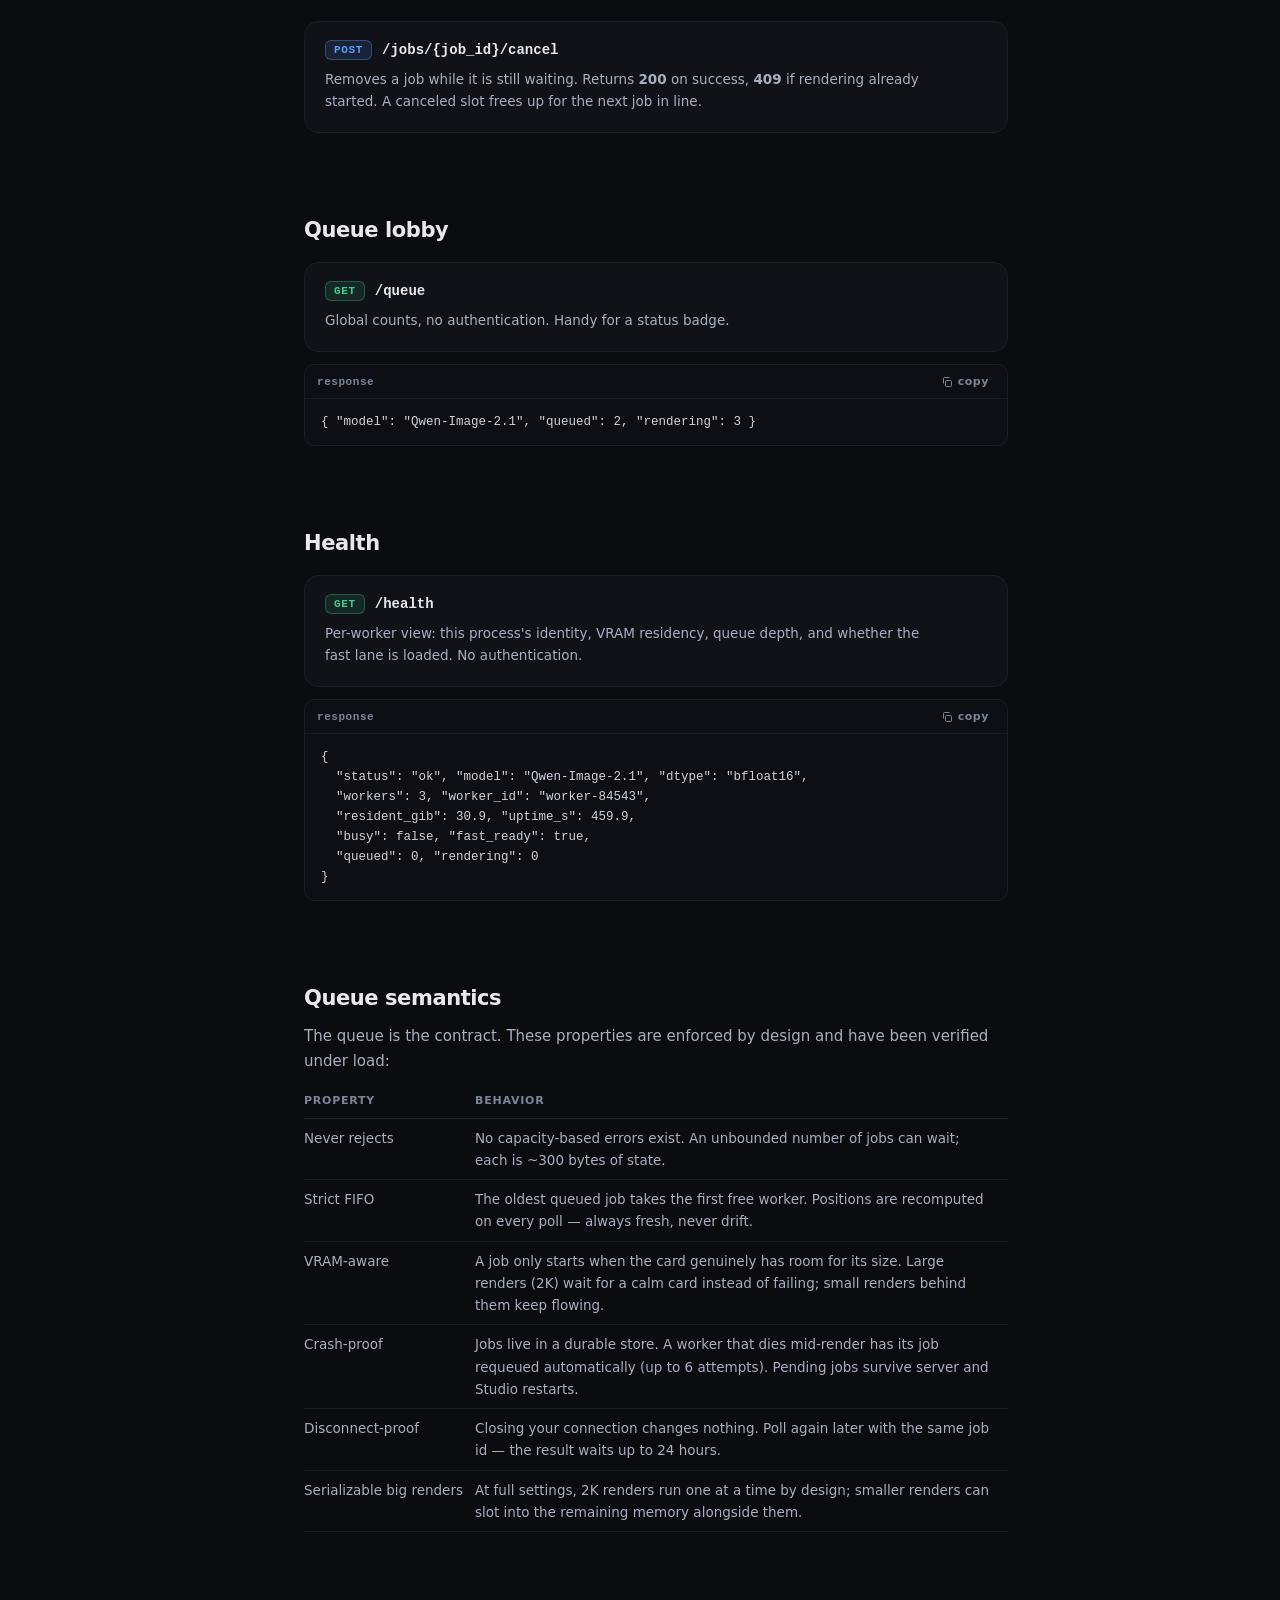
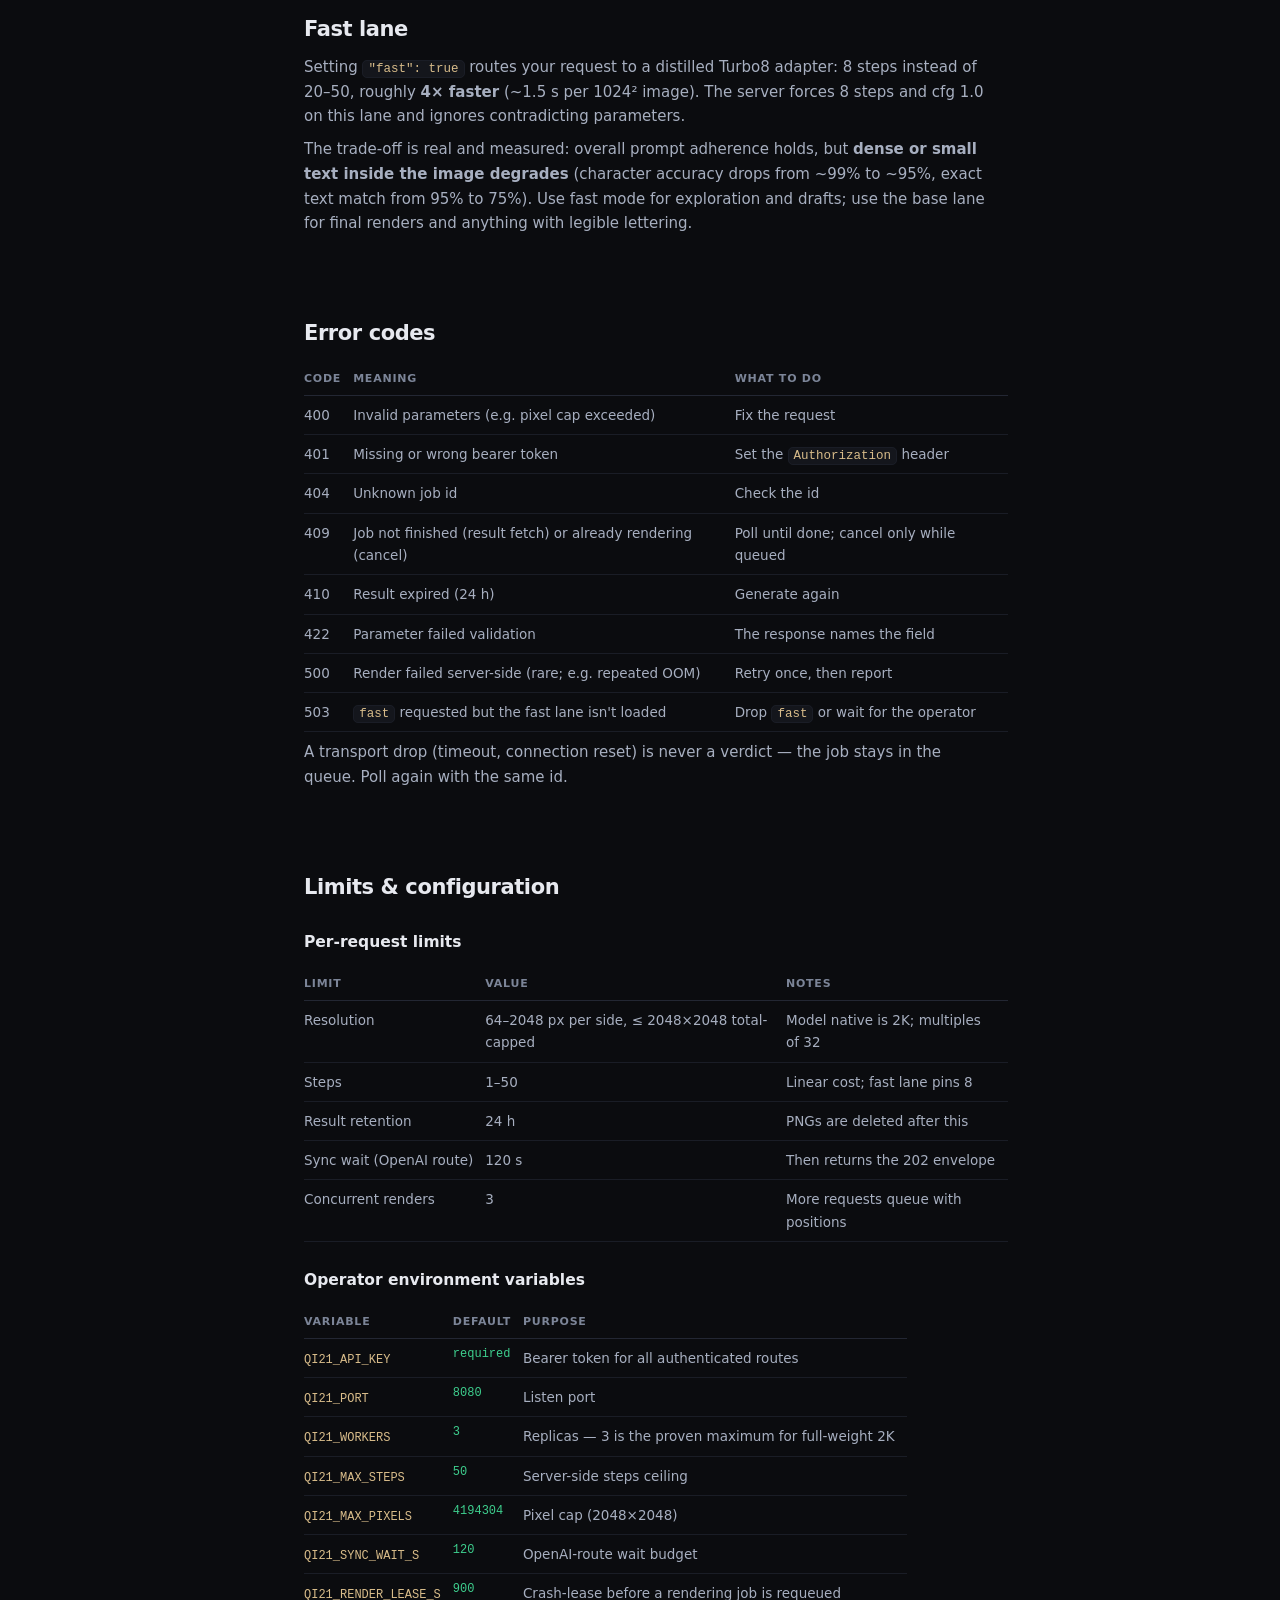
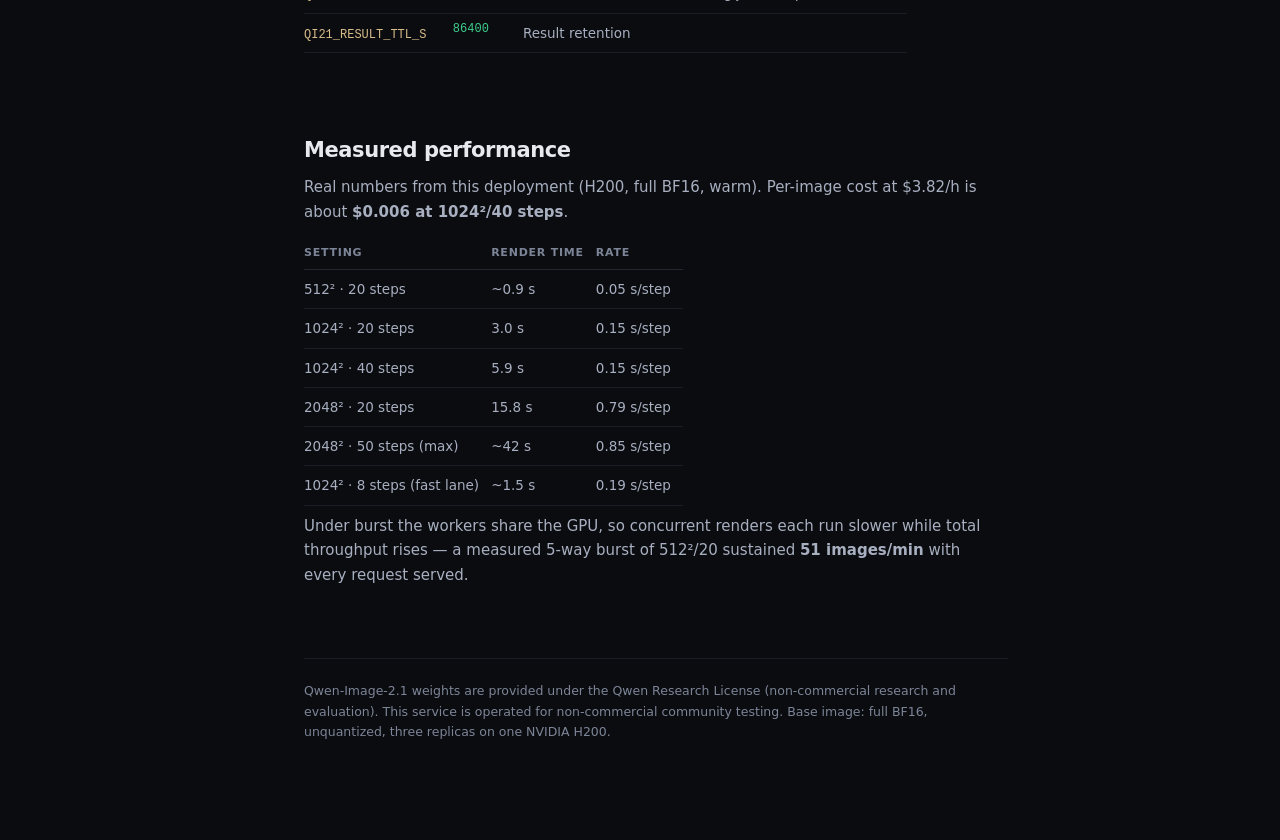
<file: qwenimage21-lightning/qi21_docs.html>
<!doctype html>
<html lang="en">
<head>
<meta charset="utf-8">
<meta name="viewport" content="width=device-width, initial-scale=1">
<title>Qwen-Image-2.1 API — Reference</title>
<style>
  :root {
    color-scheme: dark;
    --bg: #0b0c0f;
    --bg-raised: #101218;
    --surface: #14161c;
    --border: #232733;
    --border-soft: #1a1d26;
    --text: #e7e9ef;
    --text-2: #a7afc0;
    --muted: #7c8598;
    --brand: #e8a33d;
    --brand-ink: #171003;
    --get: #3ecf8e;
    --post: #5b9dff;
    --danger: #e5645f;
    --code-bg: #0d0f14;
    --radius: 10px;
    --mono: ui-monospace, "SF Mono", "Cascadia Code", Menlo, Consolas, monospace;
    --sans: ui-sans-serif, system-ui, "Segoe UI", Roboto, "Helvetica Neue", sans-serif;
  }
  * { box-sizing: border-box; }
  html { scroll-behavior: smooth; }
  body {
    margin: 0;
    background: var(--bg);
    color: var(--text);
    font: 15px/1.65 var(--sans);
    -webkit-font-smoothing: antialiased;
  }
  ::selection { background: rgba(232,163,61,.28); }
  a { color: var(--brand); text-decoration: none; }
  a:hover { text-decoration: underline; text-underline-offset: 3px; }
  :focus-visible { outline: 2px solid var(--brand); outline-offset: 2px; border-radius: 4px; }
  ::-webkit-scrollbar { width: 10px; height: 10px; }
  ::-webkit-scrollbar-thumb { background: #2a2e3a; border-radius: 5px; border: 2px solid var(--bg); }
  ::-webkit-scrollbar-track { background: transparent; }

  /* ---------- top bar ---------- */
  .top {
    position: sticky; top: 0; z-index: 50;
    display: flex; align-items: center; gap: 14px;
    padding: 0 22px; height: 56px;
    background: rgba(11,12,15,.86);
    backdrop-filter: blur(10px);
    border-bottom: 1px solid var(--border-soft);
  }
  .mark { width: 22px; height: 22px; flex: 0 0 auto; }
  .top .name { font-weight: 700; font-size: 14.5px; letter-spacing: -.01em; }
  @media (max-width: 700px) {
    .baseurl { display: none; }
    .top .name { font-size: 13.5px; white-space: nowrap; }
  }
  .top .ver {
    font: 600 11px var(--mono); color: var(--brand);
    border: 1px solid color-mix(in srgb, var(--brand) 40%, transparent);
    border-radius: 999px; padding: 2px 8px;
  }
  .top .spacer { flex: 1; }
  .baseurl {
    display: flex; align-items: center; gap: 8px;
    font: 12px var(--mono); color: var(--text-2);
    background: var(--surface); border: 1px solid var(--border);
    border-radius: 8px; padding: 5px 10px;
    max-width: 44vw; overflow: hidden;
  }
  .baseurl span { overflow: hidden; text-overflow: ellipsis; white-space: nowrap; }
  .baseurl button {
    all: unset; cursor: pointer; color: var(--muted);
    display: inline-flex; padding: 2px;
  }
  .baseurl button:hover { color: var(--brand); }
  .baseurl button svg { width: 13px; height: 13px; }

  /* ---------- layout ---------- */
  .shell { display: grid; grid-template-columns: 256px minmax(0,1fr); }
  .shell > * { min-width: 0; }   /* grid items must be allowed to shrink below min-content */
  main > * { min-width: 0; }
  @media (max-width: 960px) { .shell { grid-template-columns: 1fr; } }

  nav.side {
    position: sticky; top: 56px;
    height: calc(100vh - 56px);
    overflow-y: auto;
    border-right: 1px solid var(--border-soft);
    padding: 22px 14px 40px;
  }
  @media (max-width: 960px) {
    nav.side {
      position: static; height: auto;
      border-right: 0; border-bottom: 1px solid var(--border-soft);
    }
  }
  nav .group { margin-bottom: 22px; }
  .hamburger {
    display: none;
    appearance: none; -webkit-appearance: none;
    background: transparent; border: 0;
    cursor: pointer; color: var(--text);
    align-items: center; justify-content: center;
    width: 34px; height: 34px; border-radius: 8px;
  }
  .hamburger svg { width: 20px; height: 20px; }
  .hamburger:hover { color: var(--brand); background: var(--surface); }
  .hamburger[aria-expanded="true"] { color: var(--brand); background: var(--surface); }
  .backdrop {
    position: fixed; inset: 0; z-index: 80;
    background: rgba(5,6,9,.55);
    opacity: 0; pointer-events: none;
    transition: opacity .2s ease-out;
  }
  .backdrop.show { opacity: 1; pointer-events: auto; }
  @media (max-width: 960px) {
    .hamburger { display: inline-flex; }
    nav.side {
      position: fixed; top: 0; bottom: 0; left: 0;
      width: min(82vw, 320px); height: 100dvh;
      z-index: 90;
      background: var(--bg-raised);
      border-right: 1px solid var(--border);
      transform: translateX(-103%);
      transition: transform .22s ease-out;
      padding-top: 18px;
    }
    nav.side.open { transform: none; box-shadow: 12px 0 40px rgba(0,0,0,.45); }
  }
  nav .group h4 {
    margin: 0 0 6px; padding: 0 10px;
    font-size: 11.5px; font-weight: 700; letter-spacing: .08em;
    text-transform: uppercase; color: var(--muted);
  }
  nav a {
    display: block; padding: 5px 10px; margin: 1px 0;
    border-radius: 7px; color: var(--text-2); font-size: 13px;
    border-left: 2px solid transparent;
  }
  nav a:hover { color: var(--text); background: var(--surface); text-decoration: none; }
  nav a.active { color: var(--brand); background: color-mix(in srgb, var(--brand) 8%, transparent); border-left-color: var(--brand); }

  main { padding: 44px 48px 90px; max-width: 800px; }
  @media (max-width: 960px) { main { padding: 32px 22px 70px; } }

  /* ---------- typography ---------- */
  h1 { font-size: 30px; font-weight: 750; letter-spacing: -.025em; margin: 0 0 10px; }
  .lede { color: var(--text-2); font-size: 16px; margin: 0 0 8px; max-width: 68ch; }
  h2 {
    font-size: 21px; font-weight: 700; letter-spacing: -.02em;
    margin: 54px 0 6px; padding-top: 26px;
    border-top: 1px solid var(--border-soft);
  }
  h2:first-of-type { border-top: 0; }
  h3 { font-size: 15.5px; font-weight: 650; margin: 26px 0 4px; }
  p { color: var(--text-2); max-width: 72ch; margin: 8px 0; }
  p strong, li strong { color: var(--text); font-weight: 600; }
  code.inl {
    font: 12.5px var(--mono);
    background: var(--surface); border: 1px solid var(--border-soft);
    border-radius: 5px; padding: 1px 5px; color: #d8bc8a;
  }
  section { scroll-margin-top: 76px; }

  /* ---------- endpoint blocks ---------- */
  .ep {
    background: var(--bg-raised);
    border: 1px solid var(--border-soft);
    border-radius: 14px;
    padding: 18px 20px 20px;
    margin: 14px 0 8px;
  }
  .ep-head { display: flex; align-items: center; gap: 10px; flex-wrap: wrap; }
  .method {
    font: 700 11px var(--mono); letter-spacing: .06em;
    border-radius: 6px; padding: 3px 8px;
  }
  .method.post { color: var(--post); background: rgba(91,157,255,.13); border: 1px solid rgba(91,157,255,.35); }
  .method.get  { color: var(--get);  background: rgba(62,207,142,.12); border: 1px solid rgba(62,207,142,.32); }
  .ep-path { font: 600 14px var(--mono); color: var(--text); }
  .ep-desc { color: var(--text-2); font-size: 13.5px; margin: 8px 0 0; }

  /* ---------- tables ---------- */
  table {
    width: 100%; border-collapse: collapse; margin: 12px 0 6px; font-size: 13.5px;
    display: block; overflow-x: auto;   /* narrow screens scroll the table, not the page */
  }
  th {
    text-align: left; font-size: 11px; font-weight: 700;
    letter-spacing: .07em; text-transform: uppercase; color: var(--muted);
    padding: 7px 12px 7px 0; border-bottom: 1px solid var(--border);
  }
  td { padding: 8px 12px 8px 0; border-bottom: 1px solid var(--border-soft); vertical-align: top; color: var(--text-2); }
  td:first-child { white-space: nowrap; }
  td code, .req { font: 12px var(--mono); color: #d8bc8a; }
  .type { color: var(--muted); font: 12px var(--mono); }
  .default { color: var(--get); font: 12px var(--mono); }
  .num { font-variant-numeric: tabular-nums; }

  /* ---------- code blocks ---------- */
  .code {
    position: relative;
    background: var(--code-bg);
    border: 1px solid var(--border-soft);
    border-radius: var(--radius);
    margin: 12px 0;
    overflow: hidden;
  }
  .code .lang {
    display: flex; align-items: center; justify-content: space-between;
    padding: 7px 12px;
    border-bottom: 1px solid var(--border-soft);
    font: 600 11px var(--mono); letter-spacing: .05em; color: var(--muted);
  }
  .code pre {
    margin: 0; padding: 13px 16px;
    overflow-x: auto;
    font: 12.5px/1.6 var(--mono);
    color: #cdd3e0;
  }
  .copy {
    all: unset; cursor: pointer; display: inline-flex; align-items: center; gap: 5px;
    color: var(--muted); font: 600 11px var(--sans); padding: 3px 6px; border-radius: 5px;
  }
  .copy:hover { color: var(--brand); background: var(--surface); }
  .copy svg { width: 12px; height: 12px; }
  .copy.ok { color: var(--get); }

  /* ---------- callouts ---------- */
  .note {
    background: var(--surface);
    border: 1px solid var(--border);
    border-radius: var(--radius);
    padding: 12px 16px; margin: 14px 0;
    font-size: 13.5px; color: var(--text-2);
    max-width: 72ch;
  }
  .note b { color: var(--text); }
  .note.brand { border-color: color-mix(in srgb, var(--brand) 35%, var(--border)); }

  .flow {
    display: flex; align-items: center; gap: 8px; flex-wrap: wrap;
    font: 600 12px var(--mono); margin: 12px 0;
  }
  .flow .st { background: var(--surface); border: 1px solid var(--border); border-radius: 6px; padding: 4px 9px; }
  .flow .st.q { color: var(--brand); }
  .flow .st.r { color: var(--post); }
  .flow .st.d { color: var(--get); }
  .flow .st.e { color: var(--danger); }
  .flow .arr { color: var(--muted); }

  footer {
    margin-top: 70px; padding-top: 22px;
    border-top: 1px solid var(--border-soft);
    color: var(--muted); font-size: 12.5px;
  }
</style>
</head>
<body>

<header class="top">
  <button type="button" class="hamburger" aria-label="Open contents" aria-expanded="false" aria-controls="toc-groups">
    <svg viewBox="0 0 24 24" fill="none" stroke="currentColor" stroke-width="2"><path d="M4 6h16M4 12h16M4 18h16"/></svg>
  </button>
  <svg class="mark" viewBox="0 0 24 24" fill="none" aria-hidden="true">
    <rect x="2.5" y="2.5" width="19" height="19" rx="5.5" stroke="#e8a33d" stroke-width="1.6"/>
    <circle cx="12" cy="12" r="4.2" stroke="#e8a33d" stroke-width="1.6"/>
    <circle cx="12" cy="12" r="1.3" fill="#e8a33d"/>
  </svg>
  <span class="name">Qwen-Image-2.1 API</span>
  <span class="ver">v2.0</span>
  <span class="spacer"></span>
  <span class="baseurl" id="base">
    <span>https://pseudoasymmetric-unbodied-sabine.ngrok-free.dev</span>
    <button type="button" data-copy="https://pseudoasymmetric-unbodied-sabine.ngrok-free.dev" aria-label="Copy base URL">
      <svg viewBox="0 0 24 24" fill="none" stroke="currentColor" stroke-width="2"><rect x="9" y="9" width="12" height="12" rx="2"/><path d="M5 15V5a2 2 0 0 1 2-2h10"/></svg>
    </button>
  </span>
</header>
<div class="backdrop" aria-hidden="true"></div>

<div class="shell">
<nav class="side" id="toc-groups" aria-label="Sections">
  <div class="groups">
  <div class="group">
    <h4>Getting started</h4>
    <a href="#overview">Overview</a>
    <a href="#quickstart">Quickstart</a>
    <a href="#auth">Authentication</a>
  </div>
  <div class="group">
    <h4>Endpoints</h4>
    <a href="#post-generate">POST /generate</a>
    <a href="#post-openai">POST /v1/images/generations</a>
    <a href="#get-job">GET /jobs/&#123;id&#125;</a>
    <a href="#get-result">GET /jobs/&#123;id&#125;/result</a>
    <a href="#post-cancel">POST /jobs/&#123;id&#125;/cancel</a>
    <a href="#get-queue">GET /queue</a>
    <a href="#get-health">GET /health</a>
  </div>
  <div class="group">
    <h4>Behavior</h4>
    <a href="#queue-behavior">Queue semantics</a>
    <a href="#fast-lane">Fast lane</a>
    <a href="#errors">Error codes</a>
  </div>
  <div class="group">
    <h4>Reference</h4>
    <a href="#limits">Limits &amp; config</a>
    <a href="#performance">Measured performance</a>
  </div>
  </div>
</nav>

<main>

<h1>Qwen-Image-2.1 API</h1>
<p class="lede">Full-precision text-to-image generation. Submit a prompt, hold your place in a
queue that never rejects a request, and fetch your image when a worker frees up.
Three GPU workers, one shared queue, zero rejections.</p>

<!-- ============================================================ overview -->
<section id="overview">
<h2>Overview</h2>
<p>The service runs the complete, unquantized Qwen-Image-2.1 model (33.1 GB BF16)
on an NVIDIA H200 across three worker processes. Every generation request is
admitted to a durable FIFO queue — at any traffic level the response is either a
finished image or a queue position, never a rejection.</p>
<table>
<tr><th>Property</th><th>Value</th></tr>
<tr><td>Model</td><td>Qwen-Image-2.1 — 7B DiT + Qwen3-VL 8B encoder, full BF16</td></tr>
<tr><td>Resolutions</td><td>64–2048 px per side, multiples of 32 (native 2K supported)</td></tr>
<tr><td>Queue</td><td class="num">Unbounded FIFO — requests wait, never fail</td></tr>
<tr><td>Workers</td><td class="num">3 concurrent renders</td></tr>
<tr><td>Result retention</td><td class="num">24 hours after completion</td></tr>
<tr><td>License</td><td>Qwen Research — non-commercial research and evaluation</td></tr>
</table>
<div class="note"><b>The golden rule of this API:</b> a submit can only fail validation
(bad key, bad parameters). Capacity is never a failure — when all workers are busy,
you get a queue position and your turn comes in order.</div>
</section>

<!-- ============================================================ quickstart -->
<section id="quickstart">
<h2>Quickstart</h2>
<p>Three calls: submit, poll, download.</p>

<div class="code"><div class="lang"><span>1 · submit</span>
<button type="button" class="copy" data-copy="curl -s -X POST https://pseudoasymmetric-unbodied-sabine.ngrok-free.dev/generate -H 'Authorization: Bearer YOUR_KEY' -H 'Content-Type: application/json' -d '{&quot;prompt&quot;:&quot;a lighthouse in fog&quot;,&quot;width&quot;:1024,&quot;height&quot;:1024,&quot;steps&quot;:28,&quot;seed&quot;:7}'">
<svg viewBox="0 0 24 24" fill="none" stroke="currentColor" stroke-width="2"><rect x="9" y="9" width="12" height="12" rx="2"/><path d="M5 15V5a2 2 0 0 1 2-2h10"/></svg>copy</button></div>
<pre>curl -s -X POST https://pseudoasymmetric-unbodied-sabine.ngrok-free.dev/generate \
  -H "Authorization: Bearer YOUR_KEY" \
  -H "Content-Type: application/json" \
  -d '{"prompt":"a lighthouse in fog","width":1024,"height":1024,"steps":28,"seed":7}'

# → 202
# {
#   "job_id": "e7d850545110…",
#   "status": "queued",
#   "queue_position": 0,                       ← 0-based; you are #1
#   "status_url":  "/jobs/e7d850545110…",
#   "result_url":  "/jobs/e7d850545110…/result",
#   "cancel_url":  "/jobs/e7d850545110…/cancel"
# }</pre></div>

<div class="code"><div class="lang"><span>2 · poll until done</span>
<button type="button" class="copy" data-copy="curl -s https://pseudoasymmetric-unbodied-sabine.ngrok-free.dev/jobs/JOB_ID -H 'Authorization: Bearer YOUR_KEY'">
<svg viewBox="0 0 24 24" fill="none" stroke="currentColor" stroke-width="2"><rect x="9" y="9" width="12" height="12" rx="2"/><path d="M5 15V5a2 2 0 0 1 2-2h10"/></svg>copy</button></div>
<pre>curl -s https://pseudoasymmetric-unbodied-sabine.ngrok-free.dev/jobs/JOB_ID \
  -H "Authorization: Bearer YOUR_KEY"

# while waiting:
# { "status": "queued",    "queue_position": 1,  … }
# { "status": "rendering", … }
# when finished:
# { "status": "done",
#   "result": { "seed": 7, "width": 1024, "height": 1024,
#               "steps": 28, "seconds": 4.3,
#               "seconds_per_step": 0.154, "fast": false },
#   "result_url": "/jobs/JOB_ID/result" }</pre></div>

<div class="code"><div class="lang"><span>3 · fetch the PNG</span>
<button type="button" class="copy" data-copy="curl -s https://pseudoasymmetric-unbodied-sabine.ngrok-free.dev/jobs/JOB_ID/result -H 'Authorization: Bearer YOUR_KEY' -o image.png">
<svg viewBox="0 0 24 24" fill="none" stroke="currentColor" stroke-width="2"><rect x="9" y="9" width="12" height="12" rx="2"/><path d="M5 15V5a2 2 0 0 1 2-2h10"/></svg>copy</button></div>
<pre>curl -s https://pseudoasymmetric-unbodied-sabine.ngrok-free.dev/jobs/JOB_ID/result \
  -H "Authorization: Bearer YOUR_KEY" -o image.png</pre></div>
</section>

<!-- ============================================================ auth -->
<section id="auth">
<h2>Authentication</h2>
<p>Every endpoint except <code class="inl">/health</code> and <code class="inl">/queue</code>
requires a bearer token. Send it in the <code class="inl">Authorization</code> header;
a missing or wrong token returns <b>401</b>.</p>
<div class="note"><b>Browser clients:</b> keep requests to this origin so CORS and the
tunnel stay simple. Server-side clients (curl, SDKs) have no such constraint.</div>
</section>

<!-- ============================================================ POST /generate -->
<section id="post-generate">
<h2>Submit a generation</h2>
<div class="ep">
  <div class="ep-head"><span class="method post">POST</span><span class="ep-path">/generate</span></div>
  <p class="ep-desc">Adds a job to the queue and returns immediately with its position.
  The queue is unbounded — this endpoint does not have a capacity-based failure mode.</p>
</div>

<h3>Request body</h3>
<table>
<tr><th>Field</th><th>Type</th><th>Default</th><th>Description</th></tr>
<tr><td><code>prompt</code></td><td class="type">string</td><td class="default">required</td>
  <td>What to draw. Minimum length 1.</td></tr>
<tr><td><code>width</code></td><td class="type">int</td><td class="default">1024</td>
  <td>64–2048. Must be a multiple of 32 (values are floored).</td></tr>
<tr><td><code>height</code></td><td class="type">int</td><td class="default">1024</td>
  <td>Same rules as width. Total pixels are capped at 2048×2048.</td></tr>
<tr><td><code>steps</code></td><td class="type">int</td><td class="default">20</td>
  <td>1–50. Cost scales linearly; more steps refine detail. 28 is a good balance.</td></tr>
<tr><td><code>cfg</code></td><td class="type">float</td><td class="default">1.0</td>
  <td>Guidance scale. The model is guidance-free at 1.0 — that is the intended
  full-quality setting. Above 1.0 the model runs twice per step (2× cost).</td></tr>
<tr><td><code>seed</code></td><td class="type">int</td><td class="default">-1</td>
  <td>-1 picks a random seed, which is returned in the job status. Same seed +
  same parameters = same image.</td></tr>
<tr><td><code>negative_prompt</code></td><td class="type">string</td><td class="default">""</td>
  <td>Only used when <code>cfg</code> &gt; 1 — the pipeline ignores it at the default
  setting, so the server drops it rather than pretending it was applied.</td></tr>
<tr><td><code>fast</code></td><td class="type">bool</td><td class="default">false</td>
  <td>Opt-in distilled lane: forces 8 steps and cfg 1.0, roughly 4× faster.
  Trade-off: dense text and complex compositions degrade. See
  <a href="#fast-lane">Fast lane</a>.</td></tr>
</table>

<h3>Response — 202 Accepted</h3>
<div class="code"><div class="lang"><span>application/json</span>
<button type="button" class="copy" data-copy='{"job_id":"e7d850545110","status":"queued","queue_position":0,"status_url":"/jobs/e7d850545110","result_url":"/jobs/e7d850545110/result","cancel_url":"/jobs/e7d850545110/cancel"}'>
<svg viewBox="0 0 24 24" fill="none" stroke="currentColor" stroke-width="2"><rect x="9" y="9" width="12" height="12" rx="2"/><path d="M5 15V5a2 2 0 0 1 2-2h10"/></svg>copy</button></div>
<pre>{
  "job_id": "e7d850545110…",
  "status": "queued",
  "queue_position": 0,
  "status_url": "/jobs/e7d850545110…",
  "result_url": "/jobs/e7d850545110…/result",
  "cancel_url": "/jobs/e7d850545110…/cancel"
}</pre></div>
<p><code class="inl">queue_position</code> is a snapshot at submit time (0-based —
position 0 means you are next). Re-poll <code class="inl">status_url</code> for the
live value.</p>
</section>

<!-- ============================================================ OpenAI route -->
<section id="post-openai">
<h2>OpenAI-compatible endpoint</h2>
<div class="ep">
  <div class="ep-head"><span class="method post">POST</span><span class="ep-path">/v1/images/generations</span></div>
  <p class="ep-desc">Same parameters as <code class="inl">/generate</code>, but the call
  stays open for up to 120 seconds and answers with the OpenAI images shape — so the
  official OpenAI SDK works unmodified. If the queue is deeper than the wait, it
  returns the same 202 envelope as <code class="inl">/generate</code> and you fall back
  to polling.</p>
</div>
<div class="code"><div class="lang"><span>python — official SDK</span>
<button type="button" class="copy" data-copy='from openai import OpenAI

client = OpenAI(
    base_url="https://pseudoasymmetric-unbodied-sabine.ngrok-free.dev/v1",
    api_key="YOUR_KEY",
)
img = client.images.generate(model="qwen-image-2.1", prompt="a lighthouse in fog")
import base64
open("out.png", "wb").write(base64.b64decode(img.data[0].b64_json))'>
<svg viewBox="0 0 24 24" fill="none" stroke="currentColor" stroke-width="2"><rect x="9" y="9" width="12" height="12" rx="2"/><path d="M5 15V5a2 2 0 0 1 2-2h10"/></svg>copy</button></div>
<pre>from openai import OpenAI

client = OpenAI(
    base_url="https://pseudoasymmetric-unbodied-sabine.ngrok-free.dev/v1",
    api_key="YOUR_KEY",
)
img = client.images.generate(model="qwen-image-2.1", prompt="a lighthouse in fog")
open("out.png", "wb").write(base64.b64decode(img.data[0].b64_json))</pre></div>
<div class="note">Extras beyond the OpenAI schema arrive as top-level keys:
<code class="inl">seed</code>, <code class="inl">seconds</code>,
<code class="inl">seconds_per_step</code>, <code class="inl">fast</code>,
<code class="inl">job_id</code>. OpenAI clients ignore them; you can use them.</div>
</section>

<!-- ============================================================ jobs status -->
<section id="get-job">
<h2>Job status</h2>
<div class="ep">
  <div class="ep-head"><span class="method get">GET</span><span class="ep-path">/jobs/{job_id}</span></div>
  <p class="ep-desc">Live state of one job. Poll this while waiting.</p>
</div>
<h3>Lifecycle</h3>
<div class="flow">
  <span class="st q">queued</span><span class="arr">→</span>
  <span class="st r">rendering</span><span class="arr">→</span>
  <span class="st d">done</span>
</div>
<div class="flow">
  <span class="st q">queued</span><span class="arr">→</span>
  <span class="st e">canceled</span>
  <span style="color:var(--muted);font-weight:400">(cancel only works in this state)</span>
</div>
<h3>Response fields</h3>
<table>
<tr><th>Field</th><th>Present</th><th>Description</th></tr>
<tr><td><code>status</code></td><td class="type">always</td><td><code>queued</code> · <code>rendering</code> · <code>done</code> · <code>error</code> · <code>canceled</code></td></tr>
<tr><td><code>queue_position</code></td><td class="type">while queued</td><td class="num">0-based jobs ahead of you, recomputed on every poll</td></tr>
<tr><td><code>result</code></td><td class="type">when done</td><td><code>{seed, width, height, steps, seconds, seconds_per_step, fast}</code></td></tr>
<tr><td><code>result_url</code></td><td class="type">when done</td><td>Where to fetch the PNG</td></tr>
<tr><td><code>error</code></td><td class="type">when error</td><td>What went wrong (e.g. OOM after retries)</td></tr>
</table>
</section>

<!-- ============================================================ result -->
<section id="get-result">
<h2>Fetch the image</h2>
<div class="ep">
  <div class="ep-head"><span class="method get">GET</span><span class="ep-path">/jobs/{job_id}/result</span></div>
  <p class="ep-desc">Returns the finished image as <b>PNG bytes</b>. Available for 24
  hours after completion. <b>409</b> if the job hasn't finished, <b>410</b> if the
  result expired, <b>404</b> for an unknown id.</p>
</div>
</section>

<!-- ============================================================ cancel -->
<section id="post-cancel">
<h2>Cancel a job</h2>
<div class="ep">
  <div class="ep-head"><span class="method post">POST</span><span class="ep-path">/jobs/{job_id}/cancel</span></div>
  <p class="ep-desc">Removes a job while it is still waiting. Returns <b>200</b> on
  success, <b>409</b> if rendering already started. A canceled slot frees up for the
  next job in line.</p>
</div>
</section>

<!-- ============================================================ queue + health -->
<section id="get-queue">
<h2>Queue lobby</h2>
<div class="ep">
  <div class="ep-head"><span class="method get">GET</span><span class="ep-path">/queue</span></div>
  <p class="ep-desc">Global counts, no authentication. Handy for a status badge.</p>
</div>
<div class="code"><div class="lang"><span>response</span>
<button type="button" class="copy" data-copy='{"model":"Qwen-Image-2.1","queued":2,"rendering":3}'>
<svg viewBox="0 0 24 24" fill="none" stroke="currentColor" stroke-width="2"><rect x="9" y="9" width="12" height="12" rx="2"/><path d="M5 15V5a2 2 0 0 1 2-2h10"/></svg>copy</button></div>
<pre>{ "model": "Qwen-Image-2.1", "queued": 2, "rendering": 3 }</pre></div>
</section>

<section id="get-health">
<h2>Health</h2>
<div class="ep">
  <div class="ep-head"><span class="method get">GET</span><span class="ep-path">/health</span></div>
  <p class="ep-desc">Per-worker view: this process's identity, VRAM residency, queue
  depth, and whether the fast lane is loaded. No authentication.</p>
</div>
<div class="code"><div class="lang"><span>response</span>
<button type="button" class="copy" data-copy='{"status":"ok","model":"Qwen-Image-2.1","dtype":"bfloat16","workers":3,"worker_id":"worker-84543","resident_gib":30.9,"uptime_s":459.9,"busy":false,"fast_ready":true,"queued":0,"rendering":0}'>
<svg viewBox="0 0 24 24" fill="none" stroke="currentColor" stroke-width="2"><rect x="9" y="9" width="12" height="12" rx="2"/><path d="M5 15V5a2 2 0 0 1 2-2h10"/></svg>copy</button></div>
<pre>{
  "status": "ok", "model": "Qwen-Image-2.1", "dtype": "bfloat16",
  "workers": 3, "worker_id": "worker-84543",
  "resident_gib": 30.9, "uptime_s": 459.9,
  "busy": false, "fast_ready": true,
  "queued": 0, "rendering": 0
}</pre></div>
</section>

<!-- ============================================================ queue behavior -->
<section id="queue-behavior">
<h2>Queue semantics</h2>
<p>The queue is the contract. These properties are enforced by design and have been
verified under load:</p>
<table>
<tr><th>Property</th><th>Behavior</th></tr>
<tr><td>Never rejects</td><td>No capacity-based errors exist. An unbounded number of jobs can wait; each is ~300 bytes of state.</td></tr>
<tr><td>Strict FIFO</td><td>The oldest queued job takes the first free worker. Positions are recomputed on every poll — always fresh, never drift.</td></tr>
<tr><td>VRAM-aware</td><td>A job only starts when the card genuinely has room for its size. Large renders (2K) wait for a calm card instead of failing; small renders behind them keep flowing.</td></tr>
<tr><td>Crash-proof</td><td>Jobs live in a durable store. A worker that dies mid-render has its job requeued automatically (up to 6 attempts). Pending jobs survive server and Studio restarts.</td></tr>
<tr><td>Disconnect-proof</td><td>Closing your connection changes nothing. Poll again later with the same job id — the result waits up to 24 hours.</td></tr>
<tr><td>Serializable big renders</td><td>At full settings, 2K renders run one at a time by design; smaller renders can slot into the remaining memory alongside them.</td></tr>
</table>
</section>

<!-- ============================================================ fast lane -->
<section id="fast-lane">
<h2>Fast lane</h2>
<p>Setting <code class="inl">"fast": true</code> routes your request to a distilled
Turbo8 adapter: 8 steps instead of 20–50, roughly <b>4× faster</b> (~1.5 s per
1024² image). The server forces 8 steps and cfg 1.0 on this lane and ignores
contradicting parameters.</p>
<p>The trade-off is real and measured: overall prompt adherence holds, but
<b>dense or small text inside the image degrades</b> (character accuracy drops from
~99% to ~95%, exact text match from 95% to 75%). Use fast mode for exploration and
drafts; use the base lane for final renders and anything with legible lettering.</p>
</section>

<!-- ============================================================ errors -->
<section id="errors">
<h2>Error codes</h2>
<table>
<tr><th>Code</th><th>Meaning</th><th>What to do</th></tr>
<tr><td class="num">400</td><td>Invalid parameters (e.g. pixel cap exceeded)</td><td>Fix the request</td></tr>
<tr><td class="num">401</td><td>Missing or wrong bearer token</td><td>Set the <code class="inl">Authorization</code> header</td></tr>
<tr><td class="num">404</td><td>Unknown job id</td><td>Check the id</td></tr>
<tr><td class="num">409</td><td>Job not finished (result fetch) or already rendering (cancel)</td><td>Poll until done; cancel only while queued</td></tr>
<tr><td class="num">410</td><td>Result expired (24 h)</td><td>Generate again</td></tr>
<tr><td class="num">422</td><td>Parameter failed validation</td><td>The response names the field</td></tr>
<tr><td class="num">500</td><td>Render failed server-side (rare; e.g. repeated OOM)</td><td>Retry once, then report</td></tr>
<tr><td class="num">503</td><td><code class="inl">fast</code> requested but the fast lane isn't loaded</td><td>Drop <code class="inl">fast</code> or wait for the operator</td></tr>
</table>
<p>A transport drop (timeout, connection reset) is never a verdict — the job stays in
the queue. Poll again with the same id.</p>
</section>

<!-- ============================================================ limits -->
<section id="limits">
<h2>Limits &amp; configuration</h2>
<h3>Per-request limits</h3>
<table>
<tr><th>Limit</th><th>Value</th><th>Notes</th></tr>
<tr><td>Resolution</td><td class="num">64–2048 px per side, ≤ 2048×2048 total-capped</td><td>Model native is 2K; multiples of 32</td></tr>
<tr><td>Steps</td><td class="num">1–50</td><td>Linear cost; fast lane pins 8</td></tr>
<tr><td>Result retention</td><td class="num">24 h</td><td>PNGs are deleted after this</td></tr>
<tr><td>Sync wait (OpenAI route)</td><td class="num">120 s</td><td>Then returns the 202 envelope</td></tr>
<tr><td>Concurrent renders</td><td class="num">3</td><td>More requests queue with positions</td></tr>
</table>
<h3>Operator environment variables</h3>
<table>
<tr><th>Variable</th><th>Default</th><th>Purpose</th></tr>
<tr><td><code>QI21_API_KEY</code></td><td class="default">required</td><td>Bearer token for all authenticated routes</td></tr>
<tr><td><code>QI21_PORT</code></td><td class="default">8080</td><td>Listen port</td></tr>
<tr><td><code>QI21_WORKERS</code></td><td class="default">3</td><td>Replicas — 3 is the proven maximum for full-weight 2K</td></tr>
<tr><td><code>QI21_MAX_STEPS</code></td><td class="default">50</td><td>Server-side steps ceiling</td></tr>
<tr><td><code>QI21_MAX_PIXELS</code></td><td class="default">4194304</td><td>Pixel cap (2048×2048)</td></tr>
<tr><td><code>QI21_SYNC_WAIT_S</code></td><td class="default">120</td><td>OpenAI-route wait budget</td></tr>
<tr><td><code>QI21_RENDER_LEASE_S</code></td><td class="default">900</td><td>Crash-lease before a rendering job is requeued</td></tr>
<tr><td><code>QI21_RESULT_TTL_S</code></td><td class="default">86400</td><td>Result retention</td></tr>
</table>
</section>

<!-- ============================================================ performance -->
<section id="performance">
<h2>Measured performance</h2>
<p>Real numbers from this deployment (H200, full BF16, warm). Per-image cost at
$3.82/h is about <b>$0.006 at 1024²/40 steps</b>.</p>
<table>
<tr><th>Setting</th><th>Render time</th><th>Rate</th></tr>
<tr><td class="num">512² · 20 steps</td><td class="num">~0.9 s</td><td class="num">0.05 s/step</td></tr>
<tr><td class="num">1024² · 20 steps</td><td class="num">3.0 s</td><td class="num">0.15 s/step</td></tr>
<tr><td class="num">1024² · 40 steps</td><td class="num">5.9 s</td><td class="num">0.15 s/step</td></tr>
<tr><td class="num">2048² · 20 steps</td><td class="num">15.8 s</td><td class="num">0.79 s/step</td></tr>
<tr><td class="num">2048² · 50 steps (max)</td><td class="num">~42 s</td><td class="num">0.85 s/step</td></tr>
<tr><td class="num">1024² · 8 steps (fast lane)</td><td class="num">~1.5 s</td><td class="num">0.19 s/step</td></tr>
</table>
<p>Under burst the workers share the GPU, so concurrent renders each run slower
while total throughput rises — a measured 5-way burst of 512²/20 sustained
<b>51 images/min</b> with every request served.</p>
</section>

<footer>
Qwen-Image-2.1 weights are provided under the Qwen Research License
(non-commercial research and evaluation). This service is operated for
non-commercial community testing. Base image: full BF16, unquantized,
three replicas on one NVIDIA H200.
</footer>

</main>
</div>

<script>
"use strict";

// ---- self-locating base URL ----
// The page is served by the very server it documents, so the real origin is
// whatever host the reader is on right now — ngrok, Cloudflare, or localhost.
// Every example URL below carries the domain it was written with; rewrite them
// all to the live origin so a tunnel swap can never leave stale copy behind.
var BASE = window.location.origin;
var CANON = document.querySelector("#base > span");
if (CANON) {
  var LEGACY = CANON.textContent.trim();
  if (LEGACY && LEGACY !== BASE) {
    document.querySelectorAll("pre").forEach(function (p) {
      p.textContent = p.textContent.split(LEGACY).join(BASE);
    });
    document.querySelectorAll("[data-copy]").forEach(function (el) {
      el.setAttribute("data-copy", el.getAttribute("data-copy").split(LEGACY).join(BASE));
    });
  }
  CANON.textContent = BASE;
  var canonBtn = CANON.parentElement.querySelector("button[data-copy]");
  if (canonBtn) canonBtn.setAttribute("data-copy", BASE);
}

// ---- copy buttons ----
document.querySelectorAll(".copy").forEach(function (btn) {
  btn.addEventListener("click", function () {
    var text = btn.getAttribute("data-copy") || "";
    var done = function () {
      var prev = btn.innerHTML;
      btn.classList.add("ok");
      btn.textContent = "copied";
      setTimeout(function () { btn.classList.remove("ok"); btn.innerHTML = prev; }, 1400);
    };
    if (navigator.clipboard && navigator.clipboard.writeText) {
      navigator.clipboard.writeText(text).then(done, done);
    } else {
      var ta = document.createElement("textarea");
      ta.value = text; document.body.appendChild(ta); ta.select();
      document.execCommand("copy"); ta.remove(); done();
    }
  });
});

// ---- mobile slide-in drawer ----
var ham = document.querySelector(".hamburger");
var side = document.querySelector("nav.side");
var backdrop = document.querySelector(".backdrop");
function setDrawer(open) {
  side.classList.toggle("open", open);
  backdrop.classList.toggle("show", open);
  ham.setAttribute("aria-expanded", open ? "true" : "false");
  document.documentElement.style.overflow = open ? "hidden" : "";
}
ham.addEventListener("click", function () { setDrawer(!side.classList.contains("open")); });
backdrop.addEventListener("click", function () { setDrawer(false); });
document.addEventListener("keydown", function (e) {
  if (e.key === "Escape" && side.classList.contains("open")) { setDrawer(false); ham.focus(); }
});

// ---- scroll-spy for the sidebar ----
var links = Array.prototype.slice.call(document.querySelectorAll("nav.side a"));
var sections = links.map(function (a) {
  return document.getElementById(a.getAttribute("href").slice(1));
}).filter(Boolean);

// picking a destination closes the drawer and jumps straight there
links.forEach(function (a) {
  a.addEventListener("click", function () {
    if (window.matchMedia("(max-width: 960px)").matches) setDrawer(false);
  });
});

function spy() {
  var fromTop = window.scrollY + 90;
  var active = sections[0];
  sections.forEach(function (s) { if (s.offsetTop <= fromTop) active = s; });
  links.forEach(function (a) {
    a.classList.toggle("active", a.getAttribute("href") === "#" + active.id);
  });
}
window.addEventListener("scroll", spy, { passive: true });
spy();
</script>
</body>
</html>
</file>
